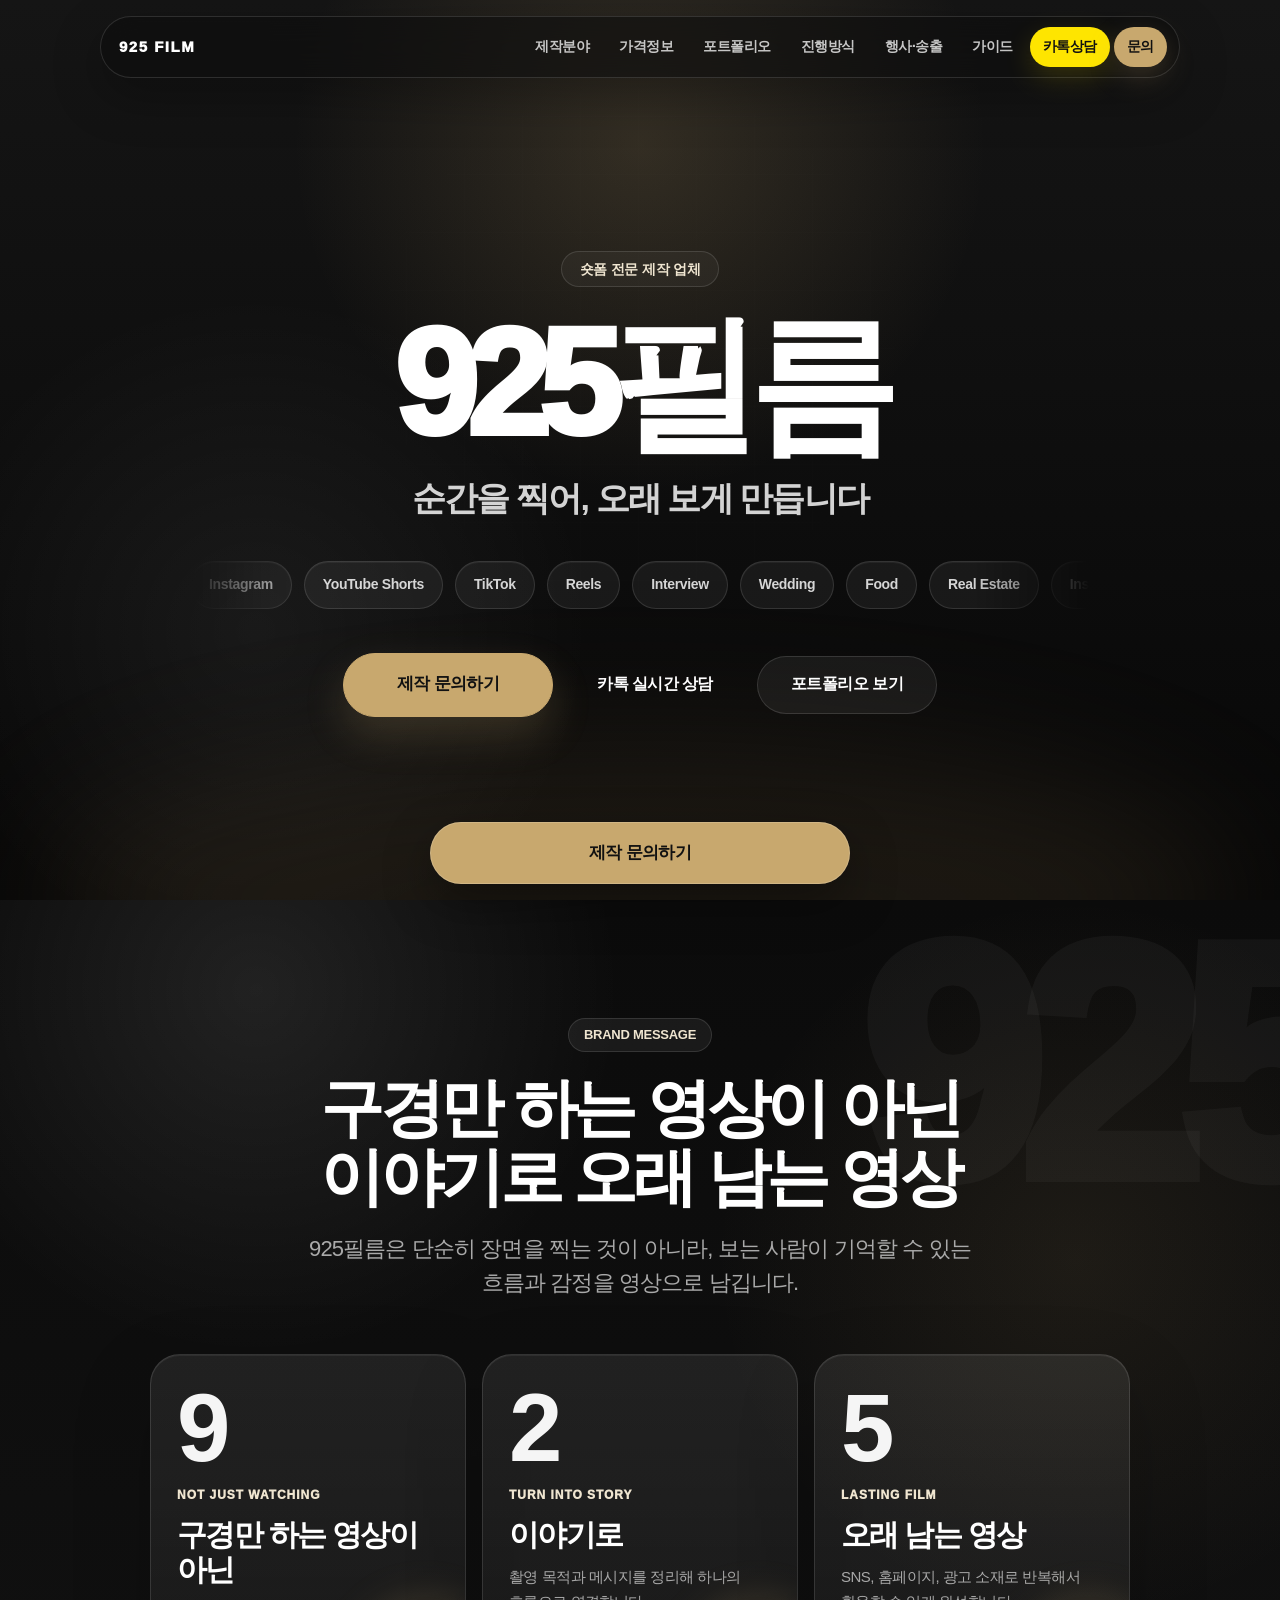
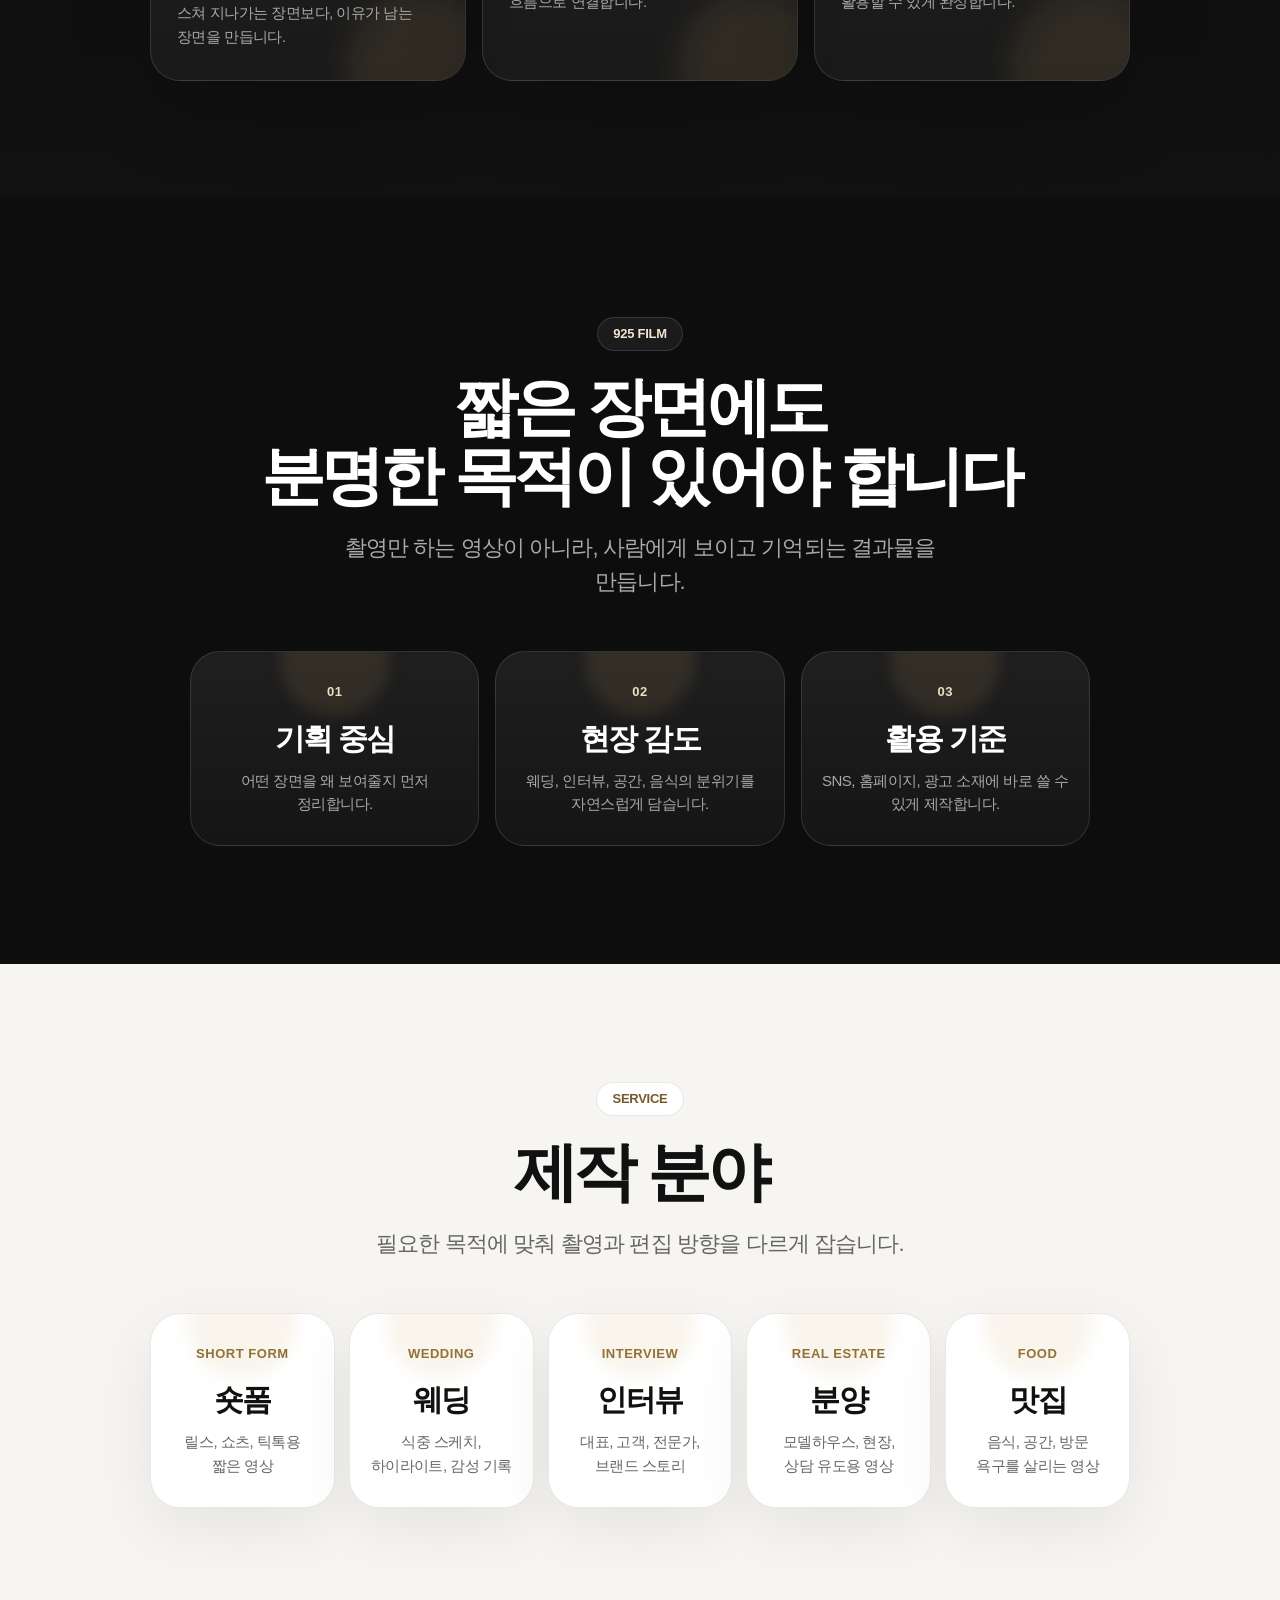
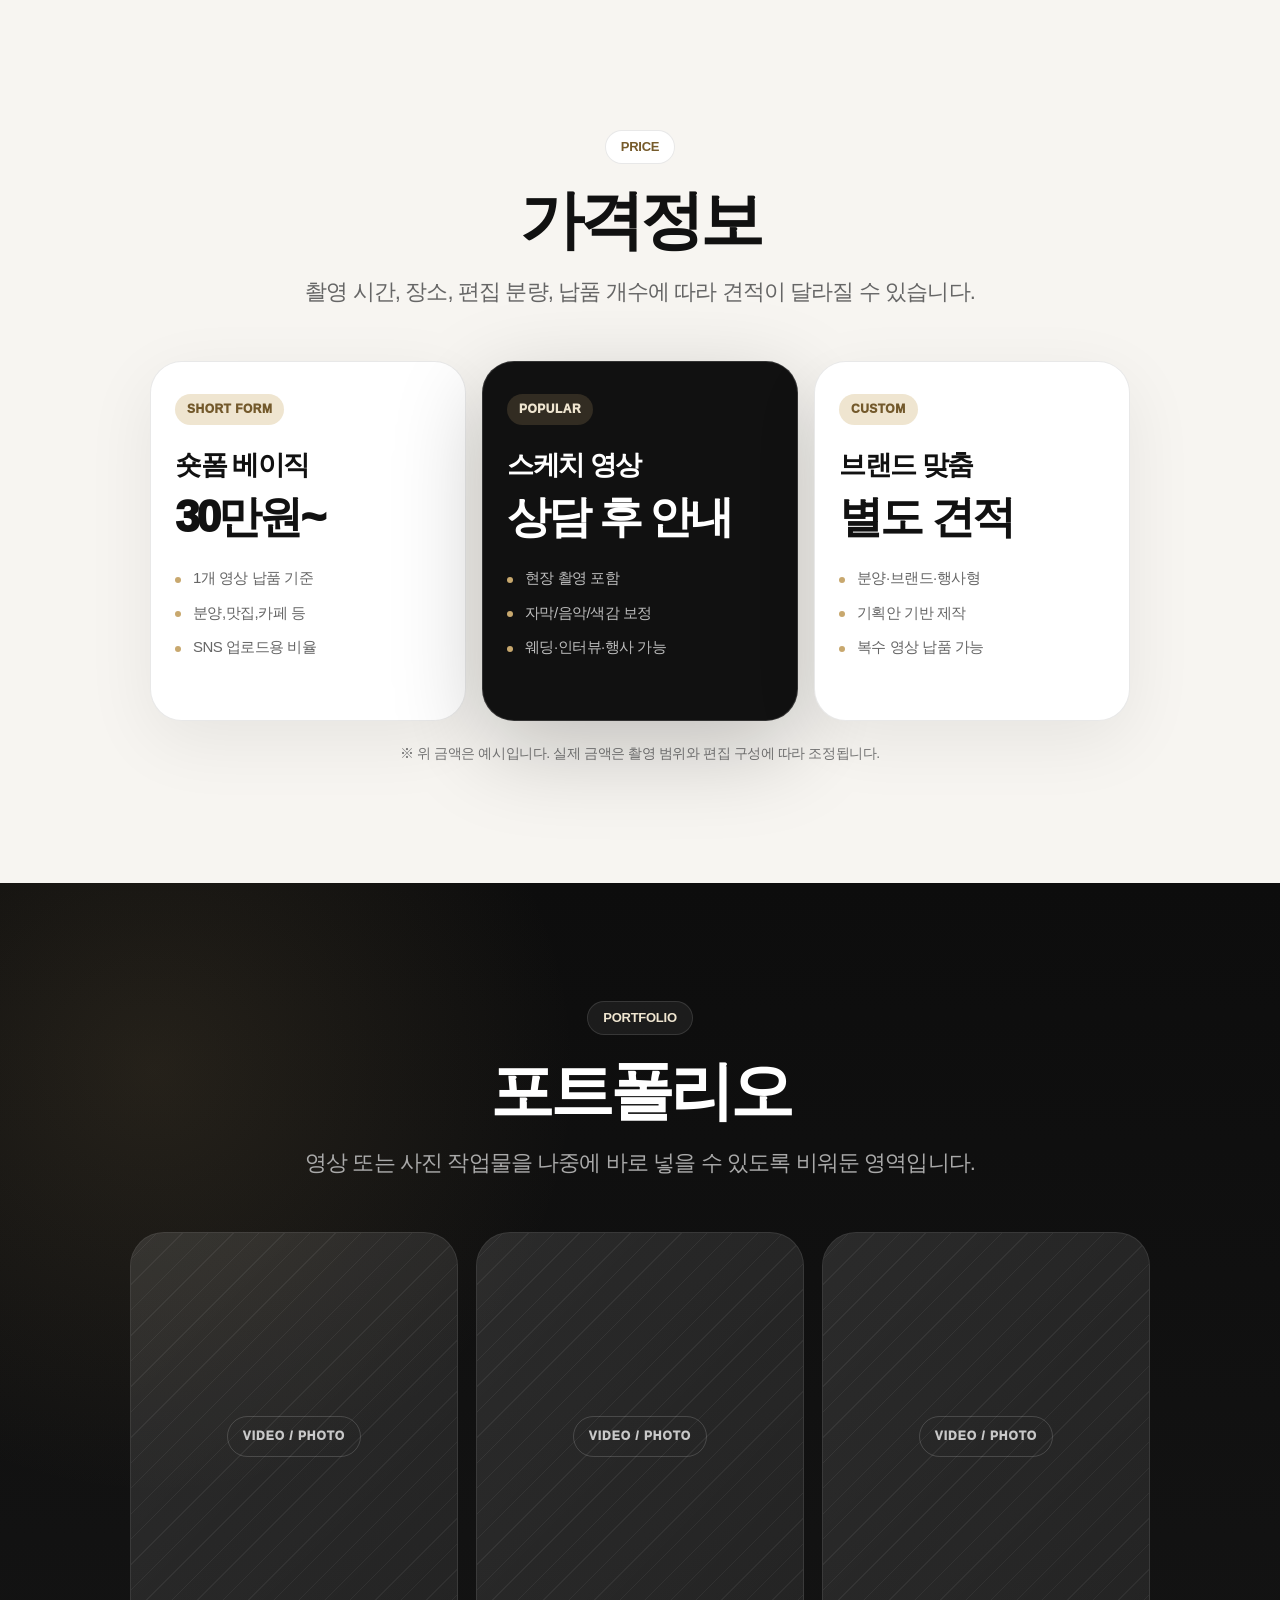
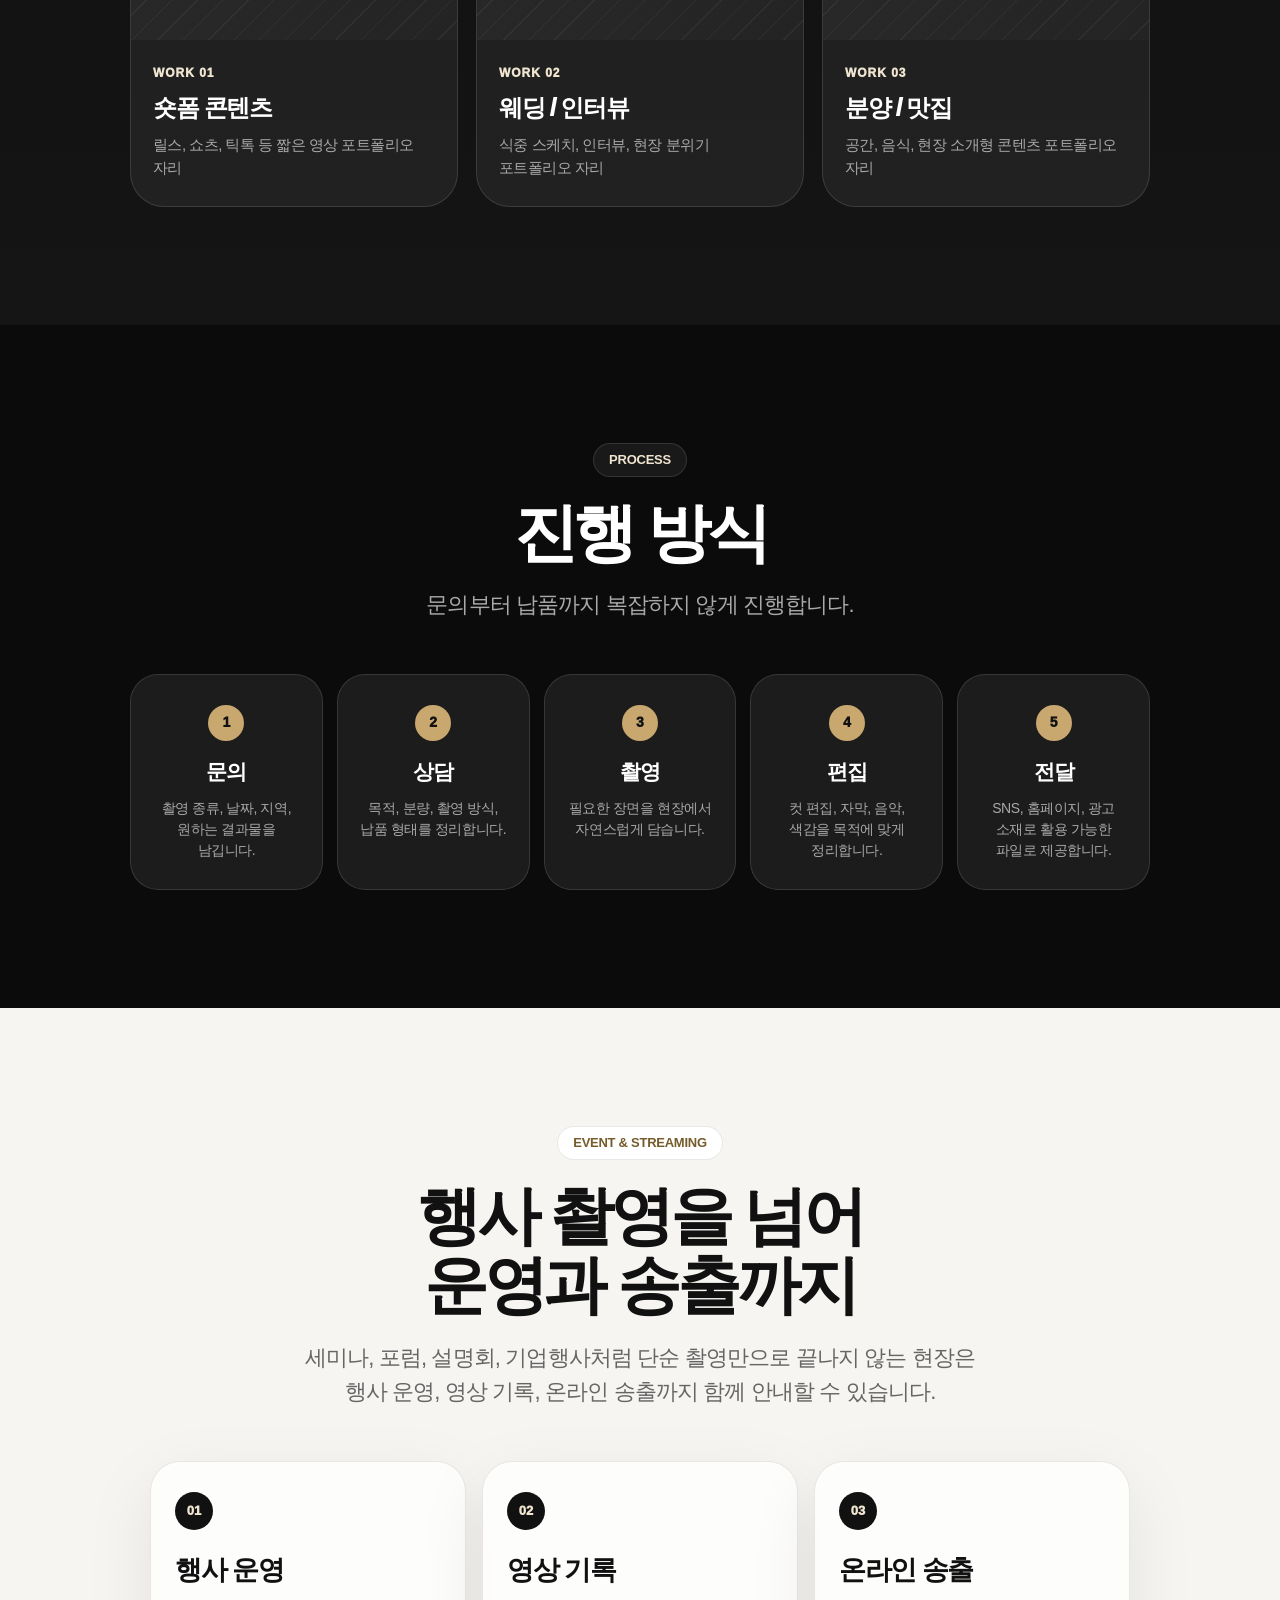
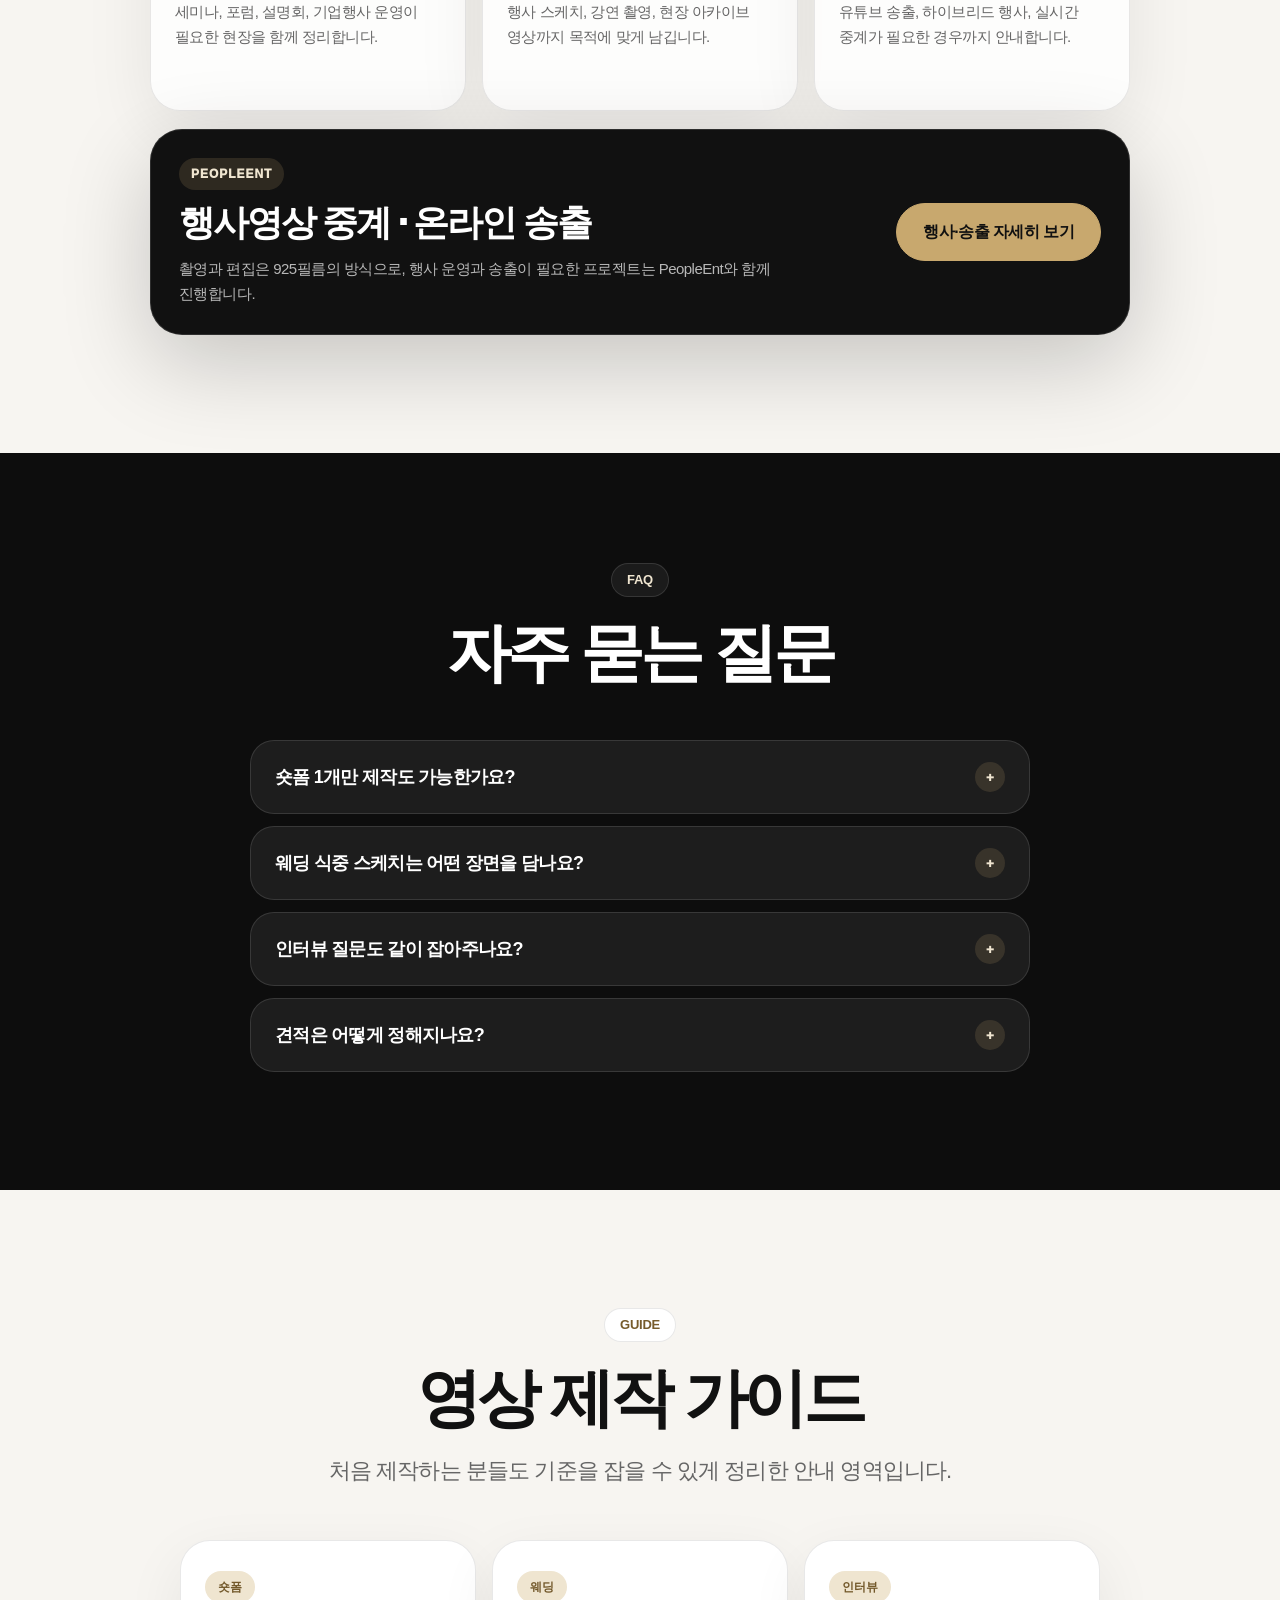
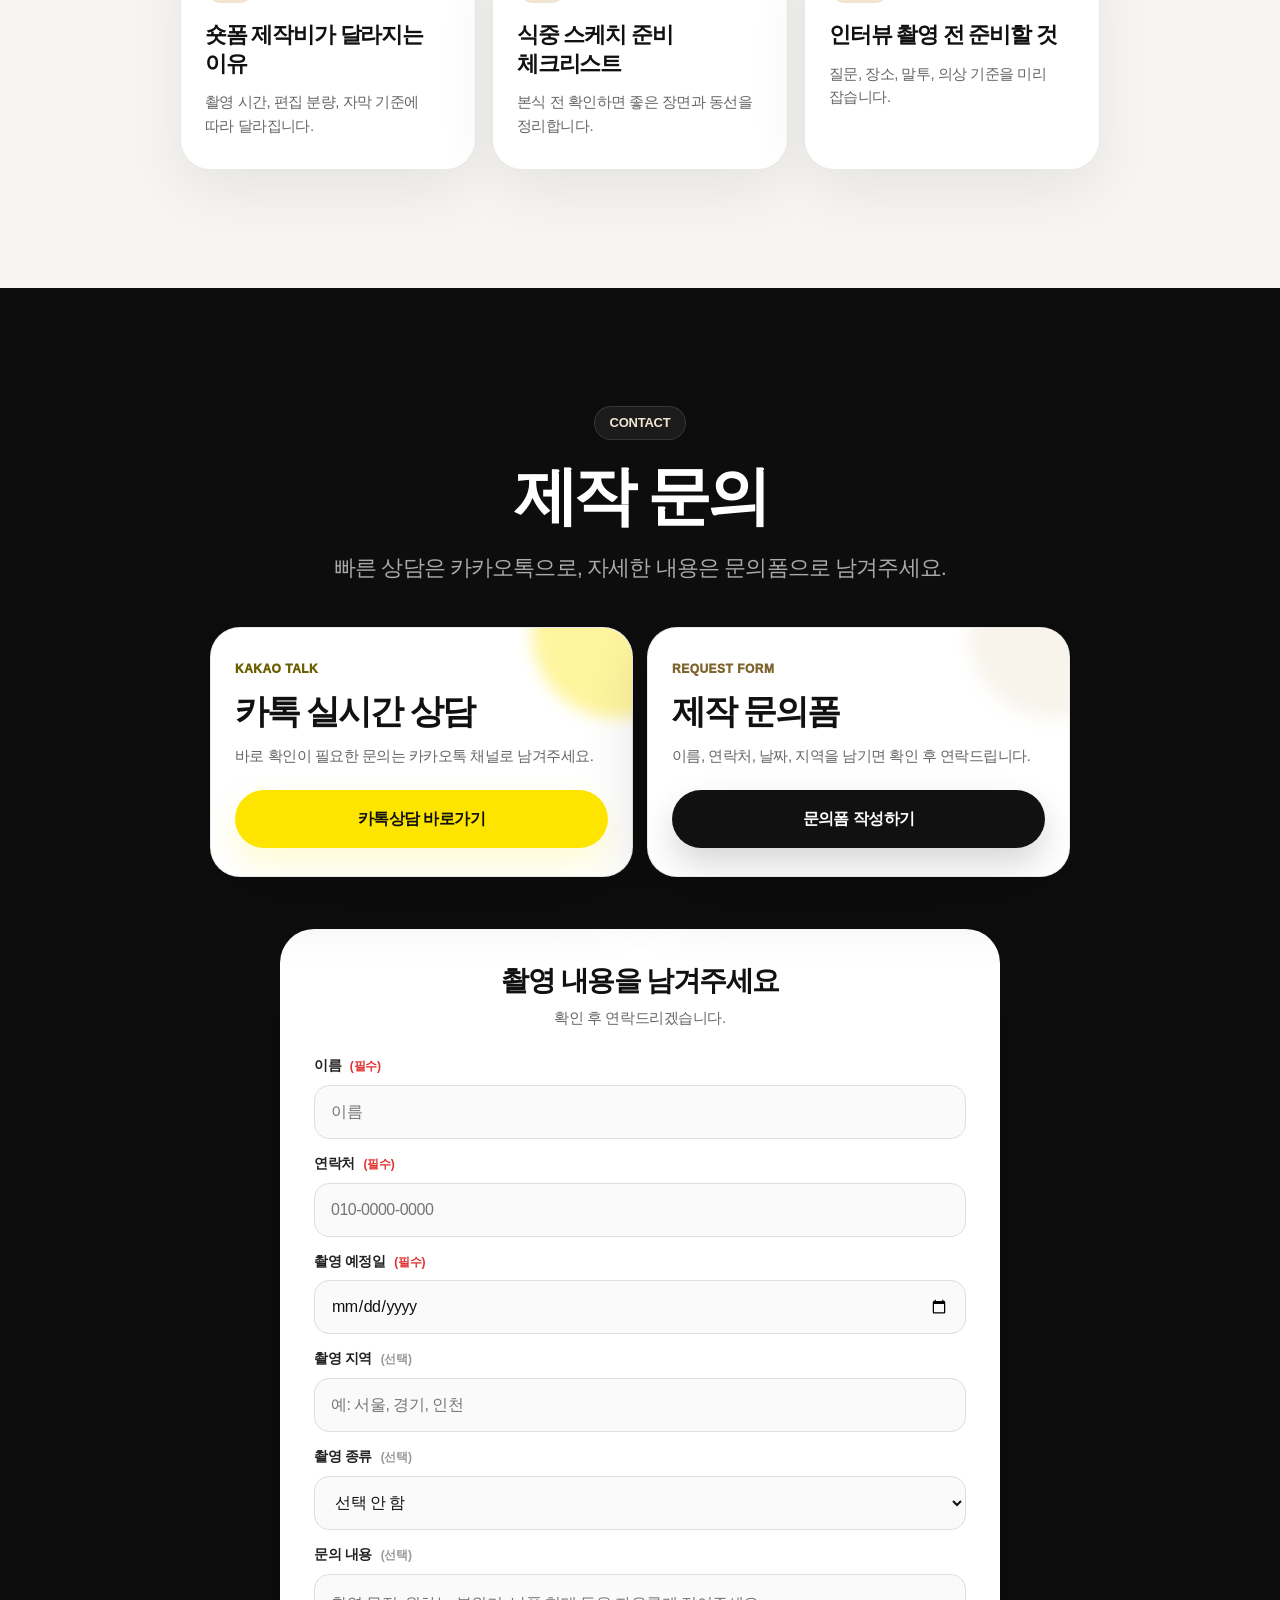
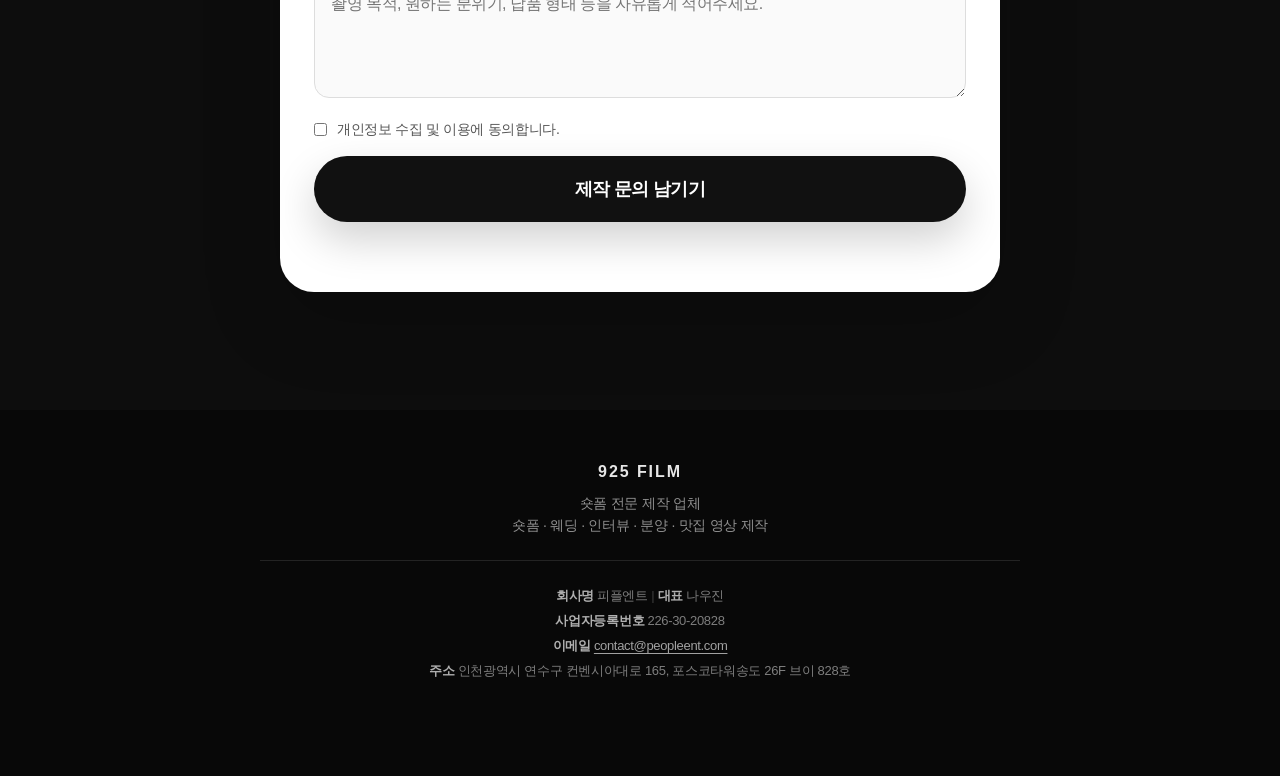
<file: index.html>
<!DOCTYPE html>
<html lang="ko">
<head>

  <meta charset="UTF-8" />
  <meta name="viewport" content="width=device-width, initial-scale=1.0" />

  <title>925필름 | 숏폼 전문 제작 업체</title>
  <meta name="description" content="925필름은 숏폼 영상, 웨딩 스케치, 인터뷰, 분양, 맛집 콘텐츠를 제작하는 영상 제작 브랜드입니다." />
  <meta name="keywords" content="925필름, 숏폼 제작, 영상 제작, 웨딩 스케치, 인터뷰 영상, 분양 영상, 맛집 영상, 릴스 제작, 쇼츠 제작, 행사영상촬영, 온라인송출, 행사운영" />
  <meta name="robots" content="index, follow" />

  <!-- =========================================================
    파비콘 / 카카오톡·SNS 미리보기 이미지
    - 현재 GitHub 업로드 기준:
      /favicon.ico
      /favicon.png
      /apple-touch-icon.png
      /images/og-image.png
      /images/thumbnail-925film.png
    - 파일 위치를 바꾸면 아래 href/content 경로도 같이 바꿔야 합니다.
  ========================================================== -->
  <link rel="icon" href="/favicon.ico" sizes="any" />
  <link rel="icon" type="image/png" href="/favicon.png" />
  <link rel="apple-touch-icon" href="/apple-touch-icon.png" />

  <meta property="og:type" content="website" />
  <meta property="og:locale" content="ko_KR" />
  <meta property="og:url" content="https://925film.pages.dev/" />
  <meta property="og:title" content="925필름 | 숏폼 전문 제작 업체" />
  <meta property="og:description" content="숏폼 · 웨딩 · 인터뷰 · 분양 · 맛집 영상 제작" />
  <meta property="og:image" content="https://925film.pages.dev/images/og-image.png?v=20260511-09" />
  <meta property="og:image:secure_url" content="https://925film.pages.dev/images/og-image.png?v=20260511-09" />
  <meta property="og:image:type" content="image/png" />
  <meta property="og:image:width" content="1200" />
  <meta property="og:image:height" content="630" />
  <meta property="og:image:alt" content="925필름 - 구경만 하는 영상이 아닌 이야기로 오래 남는 영상" />

  <meta name="twitter:card" content="summary_large_image" />
  <meta name="twitter:title" content="925필름 | 숏폼 전문 제작 업체" />
  <meta name="twitter:description" content="숏폼 · 웨딩 · 인터뷰 · 분양 · 맛집 영상 제작" />
  <meta name="twitter:image" content="https://925film.pages.dev/images/og-image.png?v=20260511-09" />

  <link rel="stylesheet" href="./assets/css/style.css?v=20260511-10" />
</head>
<body>
  <div class="wrap">
    <!-- =========================================================
      상단 고정 메뉴
      - 메뉴명을 바꾸고 싶으면 아래 a 태그의 글자만 수정하면 됩니다.
      - href="#service" 처럼 섹션 id와 연결되어 있습니다.
    ========================================================== -->
    <header class="site-header" id="siteHeader">
      <a href="#top" class="header-logo" aria-label="925필름 홈으로 이동">925 FILM</a>
      <nav class="header-nav" aria-label="주요 메뉴">
        <!-- 모바일에서는 메뉴가 세로로 떨어지지 않고 한 줄 가로 스크롤로 움직입니다. -->
        <div class="nav-track">
          <div class="nav-group">
            <a href="#service">제작분야</a>
            <a href="#price">가격정보</a>
            <a href="#portfolio">포트폴리오</a>
            <a href="#process">진행방식</a>
            <a href="#event">행사·송출</a>
            <a href="#guide">가이드</a>
            <a href="https://pf.kakao.com/_ujLxon" target="_blank" rel="noopener" class="nav-kakao">카톡상담</a>
            <a href="#contact" class="nav-inquiry">문의</a>
          </div>
          <div class="nav-group nav-duplicate" aria-hidden="true">
            <a href="#service" tabindex="-1">제작분야</a>
            <a href="#price" tabindex="-1">가격정보</a>
            <a href="#portfolio" tabindex="-1">포트폴리오</a>
            <a href="#process" tabindex="-1">진행방식</a>
            <a href="#event" tabindex="-1">행사·송출</a>
            <a href="#guide" tabindex="-1">가이드</a>
            <a href="https://pf.kakao.com/_ujLxon" tabindex="-1" target="_blank" rel="noopener" class="nav-kakao">카톡상담</a>
            <a href="#contact" tabindex="-1" class="nav-inquiry">문의</a>
          </div>
        </div>
      </nav>
    </header>

    <section class="section full hero" id="top">
      <div class="hero-bg-noise" aria-hidden="true"></div>
      <div class="inner hero-inner reveal is-visible">
        <div class="hero-mark">숏폼 전문 제작 업체</div>
        <h1>925필름</h1>
        <p class="hero-sub">순간을 찍어,<br class="mobile-only" /> 오래 보게 만듭니다</p>

        <div class="logo-marquee" aria-label="숏폼 플랫폼">
          <div class="logo-track">
            <span>Instagram</span>
            <span>YouTube Shorts</span>
            <span>TikTok</span>
            <span>Reels</span>
            <span>Interview</span>
            <span>Wedding</span>
            <span>Food</span>
            <span>Real Estate</span>
            <span>Instagram</span>
            <span>YouTube Shorts</span>
            <span>TikTok</span>
            <span>Reels</span>
            <span>Interview</span>
            <span>Wedding</span>
            <span>Food</span>
            <span>Real Estate</span>
          </div>
        </div>

        <div class="hero-actions">
          <a href="#contact" class="btn point inquiry-cta">제작 문의하기</a>
          <a href="https://pf.kakao.com/_ujLxon" target="_blank" rel="noopener" class="btn kakao">카톡 실시간 상담</a>
          <a href="#portfolio" class="btn ghost">포트폴리오 보기</a>
        </div>
      </div>
    </section>

    <!-- =========================================================
      브랜드 메시지 섹션
      - 히어로 바로 다음에 노출되는 핵심 브랜드 문장입니다.
      - 9 / 2 / 5 숫자와 문구만 바꾸면 전체 메시지를 쉽게 수정할 수 있습니다.
    ========================================================== -->
    <section class="section brand-message-section" id="brandMessage">
      <div class="inner reveal">
        <div class="tag">BRAND MESSAGE</div>
        <h2>구경만 하는 영상이 아닌<br />이야기로 오래 남는 영상</h2>
        <p class="lead">
          925필름은 단순히 장면을 찍는 것이 아니라, 보는 사람이 기억할 수 있는 흐름과 감정을 영상으로 남깁니다.
        </p>

        <div class="brand-message-grid">
          <article class="brand-message-card reveal-up">
            <span class="brand-number">9</span>
            <div>
              <small>NOT JUST WATCHING</small>
              <strong>구경만 하는 영상이 아닌</strong>
              <p>스쳐 지나가는 장면보다, 이유가 남는 장면을 만듭니다.</p>
            </div>
          </article>

          <article class="brand-message-card reveal-up">
            <span class="brand-number">2</span>
            <div>
              <small>TURN INTO STORY</small>
              <strong>이야기로</strong>
              <p>촬영 목적과 메시지를 정리해 하나의 흐름으로 연결합니다.</p>
            </div>
          </article>

          <article class="brand-message-card reveal-up">
            <span class="brand-number">5</span>
            <div>
              <small>LASTING FILM</small>
              <strong>오래 남는 영상</strong>
              <p>SNS, 홈페이지, 광고 소재로 반복해서 활용할 수 있게 완성합니다.</p>
            </div>
          </article>
        </div>
      </div>
    </section>

    <section class="section intro-section" id="about">
      <div class="inner reveal">
        <div class="tag">925 FILM</div>
        <h2>짧은 장면에도<br />분명한 목적이 있어야 합니다</h2>
        <p class="lead">촬영만 하는 영상이 아니라, 사람에게 보이고 기억되는 결과물을 만듭니다.</p>

        <div class="feature-grid">
          <article class="card feature-card reveal-up">
            <small>01</small>
            <strong>기획 중심</strong>
            <p>어떤 장면을 왜 보여줄지 먼저 정리합니다.</p>
          </article>
          <article class="card feature-card reveal-up">
            <small>02</small>
            <strong>현장 감도</strong>
            <p>웨딩, 인터뷰, 공간, 음식의 분위기를 자연스럽게 담습니다.</p>
          </article>
          <article class="card feature-card reveal-up">
            <small>03</small>
            <strong>활용 기준</strong>
            <p>SNS, 홈페이지, 광고 소재에 바로 쓸 수 있게 제작합니다.</p>
          </article>
        </div>
      </div>
    </section>

    <section class="section light service-section" id="service">
      <div class="inner reveal">
        <div class="tag">SERVICE</div>
        <h2>제작 분야</h2>
        <p class="lead">필요한 목적에 맞춰 촬영과 편집 방향을 다르게 잡습니다.</p>

        <!-- =========================================================
          제작분야 수정 위치
          - strong: 화면에 크게 보이는 분야명
          - p: 해당 분야 설명
          - small: 영문 라벨 또는 짧은 분류명
        ========================================================== -->
        <div class="service-grid">
          <article class="card service-card reveal-up">
            <small>SHORT FORM</small>
            <strong>숏폼</strong>
            <p>릴스, 쇼츠, 틱톡용 짧은 영상</p>
          </article>
          <article class="card service-card reveal-up">
            <small>WEDDING</small>
            <strong>웨딩</strong>
            <p>식중 스케치, 하이라이트, 감성 기록</p>
          </article>
          <article class="card service-card reveal-up">
            <small>INTERVIEW</small>
            <strong>인터뷰</strong>
            <p>대표, 고객, 전문가, 브랜드 스토리</p>
          </article>
          <article class="card service-card reveal-up">
            <small>REAL ESTATE</small>
            <strong>분양</strong>
            <p>모델하우스, 현장, 상담 유도용 영상</p>
          </article>
          <article class="card service-card reveal-up">
            <small>FOOD</small>
            <strong>맛집</strong>
            <p>음식, 공간, 방문 욕구를 살리는 영상</p>
          </article>
        </div>
      </div>
    </section>

    <!-- =========================================================
      가격정보 섹션
      - 제작분야 바로 밑에 배치했습니다.
      - 금액/구성은 임시 예시입니다. 아래 주석 기준으로 텍스트만 바꾸면 됩니다.
      - 가격을 확정하지 않았으면 "상담 후 안내" 형태로 두면 안전합니다.
    ========================================================== -->
    <section class="section light price-section" id="price">
      <div class="inner reveal">
        <div class="tag">PRICE</div>
        <h2>가격정보</h2>
        <p class="lead">촬영 시간, 장소, 편집 분량, 납품 개수에 따라 견적이 달라질 수 있습니다.</p>

        <div class="price-grid">
          <article class="price-card reveal-up">
            <!-- 패키지명 수정 -->
            <span class="price-label">SHORT FORM</span>
            <strong>숏폼 베이직</strong>
            <!-- 가격 수정 -->
            <div class="price-value">30만원~</div>
            <!-- 구성 수정 -->
            <ul>
              <li>1개 영상 납품 기준</li>
              <li>분양,맛집,카페 등</li>
              <li>SNS 업로드용 비율</li>
            </ul>
          </article>

          <article class="price-card featured reveal-up">
            <span class="price-label">POPULAR</span>
            <strong>스케치 영상</strong>
            <div class="price-value">상담 후 안내</div>
            <ul>
              <li>현장 촬영 포함</li>
              <li>자막/음악/색감 보정</li>
              <li>웨딩·인터뷰·행사 가능</li>
            </ul>
          </article>

          <article class="price-card reveal-up">
            <span class="price-label">CUSTOM</span>
            <strong>브랜드 맞춤</strong>
            <div class="price-value">별도 견적</div>
            <ul>
              <li>분양·브랜드·행사형</li>
              <li>기획안 기반 제작</li>
              <li>복수 영상 납품 가능</li>
            </ul>
          </article>
        </div>

        <p class="price-note">※ 위 금액은 예시입니다. 실제 금액은 촬영 범위와 편집 구성에 따라 조정됩니다.</p>
      </div>
    </section>

    <!-- =========================================================
      포트폴리오 섹션
      - FIRST 문구 제거했습니다.
      - 아직 영상/사진이 정해지지 않았으므로 둘 다 넣을 수 있는 자리로 구성했습니다.
      - 사진을 넣을 경우: .portfolio-media 안에 img 태그를 넣으세요.
      - 영상을 넣을 경우: .portfolio-media 안에 video 태그를 넣으세요.
      예시:
        <img src="./assets/img/portfolio-01.jpg" alt="포트폴리오 설명" />
        <video src="./assets/video/portfolio-01.mp4" muted autoplay loop playsinline></video>
    ========================================================== -->
    <section class="section portfolio-section" id="portfolio">
      <div class="inner reveal">
        <div class="tag">PORTFOLIO</div>
        <h2>포트폴리오</h2>
        <p class="lead">영상 또는 사진 작업물을 나중에 바로 넣을 수 있도록 비워둔 영역입니다.</p>

        <div class="portfolio-grid">
          <article class="portfolio-card reveal-up">
            <div class="portfolio-media media-empty">
              <span>VIDEO / PHOTO</span>
            </div>
            <div class="portfolio-info">
              <small>WORK 01</small>
              <strong>숏폼 콘텐츠</strong>
              <p>릴스, 쇼츠, 틱톡 등 짧은 영상 포트폴리오 자리</p>
            </div>
          </article>

          <article class="portfolio-card reveal-up">
            <div class="portfolio-media media-empty">
              <span>VIDEO / PHOTO</span>
            </div>
            <div class="portfolio-info">
              <small>WORK 02</small>
              <strong>웨딩 / 인터뷰</strong>
              <p>식중 스케치, 인터뷰, 현장 분위기 포트폴리오 자리</p>
            </div>
          </article>

          <article class="portfolio-card reveal-up">
            <div class="portfolio-media media-empty">
              <span>VIDEO / PHOTO</span>
            </div>
            <div class="portfolio-info">
              <small>WORK 03</small>
              <strong>분양 / 맛집</strong>
              <p>공간, 음식, 현장 소개형 콘텐츠 포트폴리오 자리</p>
            </div>
          </article>
        </div>
      </div>
    </section>

    <!-- =========================================================
      진행방식 섹션
      - num: 순서 숫자
      - strong: 단계명
      - p: 단계 설명
      - 단계를 늘리고 싶으면 article.process-card 하나를 복사해서 추가하세요.
    ========================================================== -->
    <section class="section process-section" id="process">
      <div class="inner reveal">
        <div class="tag">PROCESS</div>
        <h2>진행 방식</h2>
        <p class="lead">문의부터 납품까지 복잡하지 않게 진행합니다.</p>

        <div class="process-grid">
          <article class="process-card reveal-up">
            <div class="num">1</div>
            <strong>문의</strong>
            <p>촬영 종류, 날짜, 지역, 원하는 결과물을 남깁니다.</p>
          </article>
          <article class="process-card reveal-up">
            <div class="num">2</div>
            <strong>상담</strong>
            <p>목적, 분량, 촬영 방식, 납품 형태를 정리합니다.</p>
          </article>
          <article class="process-card reveal-up">
            <div class="num">3</div>
            <strong>촬영</strong>
            <p>필요한 장면을 현장에서 자연스럽게 담습니다.</p>
          </article>
          <article class="process-card reveal-up">
            <div class="num">4</div>
            <strong>편집</strong>
            <p>컷 편집, 자막, 음악, 색감을 목적에 맞게 정리합니다.</p>
          </article>
          <article class="process-card reveal-up">
            <div class="num">5</div>
            <strong>전달</strong>
            <p>SNS, 홈페이지, 광고 소재로 활용 가능한 파일로 제공합니다.</p>
          </article>
        </div>
      </div>
    </section>

    <!-- =========================================================
      행사·송출 섹션
      - PeopleEnt 링크를 연결하는 영역입니다.
      - "협력체"라는 표현 없이, 행사 운영/영상 기록/온라인 송출까지 가능한 확장 안내로 구성했습니다.
      - 카드 문구는 아래 event-card의 strong/p 텍스트만 바꾸면 됩니다.
      - 버튼 링크는 href="https://peopleent.com" 부분을 수정하면 됩니다.
    ========================================================== -->
    <section class="section light event-section" id="event">
      <div class="inner reveal">
        <div class="tag">EVENT & STREAMING</div>
        <h2>행사 촬영을 넘어<br />운영과 송출까지</h2>
        <p class="lead">
          세미나, 포럼, 설명회, 기업행사처럼 단순 촬영만으로 끝나지 않는 현장은
          행사 운영, 영상 기록, 온라인 송출까지 함께 안내할 수 있습니다.
        </p>

        <div class="event-grid">
          <article class="event-card reveal-up">
            <small>01</small>
            <strong>행사 운영</strong>
            <p>세미나, 포럼, 설명회, 기업행사 운영이 필요한 현장을 함께 정리합니다.</p>
          </article>

          <article class="event-card reveal-up">
            <small>02</small>
            <strong>영상 기록</strong>
            <p>행사 스케치, 강연 촬영, 현장 아카이브 영상까지 목적에 맞게 남깁니다.</p>
          </article>

          <article class="event-card reveal-up">
            <small>03</small>
            <strong>온라인 송출</strong>
            <p>유튜브 송출, 하이브리드 행사, 실시간 중계가 필요한 경우까지 안내합니다.</p>
          </article>
        </div>

        <div class="event-link-card reveal-up">
          <div class="event-link-copy">
            <span>PEOPLEENT</span>
            <strong>행사영상 중계 · 온라인 송출</strong>
            <p>
              촬영과 편집은 925필름의 방식으로, 행사 운영과 송출이 필요한 프로젝트는
              PeopleEnt와 함께 진행합니다.
            </p>
          </div>

          <a href="https://peopleent.com" target="_blank" rel="noopener" class="btn dark">
            행사·송출 자세히 보기
          </a>
        </div>
      </div>
    </section>

    <section class="section faq-section" id="faq">
      <div class="inner reveal">
        <div class="tag">FAQ</div>
        <h2>자주 묻는 질문</h2>

        <div class="faq-list">
          <article class="faq-item reveal-up">
            <button type="button" class="faq-question">
              <span>숏폼 1개만 제작도 가능한가요?</span>
              <i>+</i>
            </button>
            <div class="faq-answer">가능합니다. 촬영형, 편집형 모두 상담 가능합니다.</div>
          </article>

          <article class="faq-item reveal-up">
            <button type="button" class="faq-question">
              <span>웨딩 식중 스케치는 어떤 장면을 담나요?</span>
              <i>+</i>
            </button>
            <div class="faq-answer">입장, 축가, 표정, 하객 반응, 현장 분위기를 중심으로 담습니다.</div>
          </article>

          <article class="faq-item reveal-up">
            <button type="button" class="faq-question">
              <span>인터뷰 질문도 같이 잡아주나요?</span>
              <i>+</i>
            </button>
            <div class="faq-answer">가능합니다. 영상 목적에 맞춰 질문 방향을 정리합니다.</div>
          </article>

          <article class="faq-item reveal-up">
            <button type="button" class="faq-question">
              <span>견적은 어떻게 정해지나요?</span>
              <i>+</i>
            </button>
            <div class="faq-answer">촬영 시간, 장소, 편집 분량, 자막 여부, 납품 개수에 따라 정해집니다.</div>
          </article>
        </div>
      </div>
    </section>

    <!-- =========================================================
      영상 제작 가이드 섹션
      - 블로그/콘텐츠 링크로 확장하기 좋은 자리입니다.
      - a 태그로 바꾸면 카드 클릭 시 상세 글로 이동시킬 수 있습니다.
      - 예: <a class="post-card" href="./guide/shortform-price.html">...</a>
    ========================================================== -->
    <section class="section light guide-section" id="guide">
      <div class="inner reveal">
        <div class="tag">GUIDE</div>
        <h2>영상 제작 가이드</h2>
        <p class="lead">처음 제작하는 분들도 기준을 잡을 수 있게 정리한 안내 영역입니다.</p>

        <div class="post-grid" id="postList">
          <article class="post-card reveal-up">
            <span>숏폼</span>
            <strong>숏폼 제작비가 달라지는 이유</strong>
            <p>촬영 시간, 편집 분량, 자막 기준에 따라 달라집니다.</p>
          </article>
          <article class="post-card reveal-up">
            <span>웨딩</span>
            <strong>식중 스케치 준비 체크리스트</strong>
            <p>본식 전 확인하면 좋은 장면과 동선을 정리합니다.</p>
          </article>
          <article class="post-card reveal-up">
            <span>인터뷰</span>
            <strong>인터뷰 촬영 전 준비할 것</strong>
            <p>질문, 장소, 말투, 의상 기준을 미리 잡습니다.</p>
          </article>
        </div>
      </div>
    </section>

    <section class="section contact-section" id="contact">
      <div class="inner reveal">
        <div class="tag">CONTACT</div>
        <h2>제작 문의</h2>
        <p class="lead">빠른 상담은 카카오톡으로, 자세한 내용은 문의폼으로 남겨주세요.</p>

        <!-- =========================================================
          상담 채널 영역
          - 카카오톡 채널 주소를 바꾸고 싶으면 href 값만 수정하세요.
          - PC에서는 2개 카드가 가로 배치, 모바일에서는 세로 배치됩니다.
        ========================================================== -->
        <div class="contact-channel-grid reveal-up">
          <article class="contact-channel kakao-channel">
            <div>
              <small>KAKAO TALK</small>
              <strong>카톡 실시간 상담</strong>
              <p>바로 확인이 필요한 문의는 카카오톡 채널로 남겨주세요.</p>
            </div>
            <a href="https://pf.kakao.com/_ujLxon" target="_blank" rel="noopener" class="channel-btn kakao-btn">카톡상담 바로가기</a>
          </article>

          <article class="contact-channel form-channel">
            <div>
              <small>REQUEST FORM</small>
              <strong>제작 문의폼</strong>
              <p>이름, 연락처, 날짜, 지역을 남기면 확인 후 연락드립니다.</p>
            </div>
            <a href="#inquiryForm" class="channel-btn form-btn">문의폼 작성하기</a>
          </article>
        </div>

        <form class="form-box" id="inquiryForm">
          <div class="form-head">
            <strong>촬영 내용을 남겨주세요</strong>
            <p>확인 후 연락드리겠습니다.</p>
          </div>

          <!-- =========================================================
            문의폼 입력 항목
            - 필수: 이름 / 연락처 / 촬영 예정일
            - 선택: 촬영 지역 / 촬영 종류 / 문의 내용
            - 예산 항목은 제거했습니다.
          ========================================================== -->
          <div class="field">
            <label for="name">이름 <span class="field-mark required">(필수)</span></label>
            <input id="name" name="name" type="text" placeholder="이름" required />
          </div>

          <div class="field">
            <label for="phone">연락처 <span class="field-mark required">(필수)</span></label>
            <input id="phone" name="phone" type="tel" placeholder="010-0000-0000" required />
          </div>

          <div class="field">
            <label for="shoot_date">촬영 예정일 <span class="field-mark required">(필수)</span></label>
            <input id="shoot_date" name="shoot_date" type="date" required />
          </div>

          <div class="field">
            <label for="region">촬영 지역 <span class="field-mark optional">(선택)</span></label>
            <input id="region" name="region" type="text" placeholder="예: 서울, 경기, 인천" />
          </div>

          <div class="field">
            <label for="service_type">촬영 종류 <span class="field-mark optional">(선택)</span></label>
            <select id="service_type" name="service_type">
              <option value="">선택 안 함</option>
              <option value="숏폼">숏폼</option>
              <option value="웨딩">웨딩</option>
              <option value="인터뷰">인터뷰</option>
              <option value="분양">분양</option>
              <option value="맛집">맛집</option>
              <option value="행사·송출">행사·송출</option>
              <option value="기타">기타</option>
            </select>
          </div>

          <div class="field">
            <label for="message">문의 내용 <span class="field-mark optional">(선택)</span></label>
            <textarea id="message" name="message" placeholder="촬영 목적, 원하는 분위기, 납품 형태 등을 자유롭게 적어주세요."></textarea>
          </div>

          <div class="hidden-fields">
            <input type="hidden" id="utm_source" name="utm_source" />
            <input type="hidden" id="utm_medium" name="utm_medium" />
            <input type="hidden" id="utm_campaign" name="utm_campaign" />
            <input type="hidden" id="page_url" name="page_url" />
            <input type="hidden" id="referrer" name="referrer" />
          </div>

          <label class="agree">
            <input type="checkbox" required />
            <span>개인정보 수집 및 이용에 동의합니다.</span>
          </label>

          <button type="submit" class="submit">제작 문의 남기기</button>
          <p class="form-status" id="formStatus" role="status" aria-live="polite"></p>
        </form>
      </div>
    </section>

    <footer class="footer">
      <div class="footer-inner">
        <strong>925 FILM</strong>
        <p>숏폼 전문 제작 업체</p>
        <p>숏폼 · 웨딩 · 인터뷰 · 분양 · 맛집 영상 제작</p>

        <div class="footer-business" aria-label="사업자 정보">
          <p><b>회사명</b> 피플엔트 <span>|</span> <b>대표</b> 나우진</p>
          <p><b>사업자등록번호</b> 226-30-20828</p>
          <p><b>이메일</b> <a href="mailto:contact@peopleent.com">contact@peopleent.com</a></p>
          <p><b>주소</b> 인천광역시 연수구 컨벤시아대로 165, 포스코타워송도 26F 브이 828호</p>
        </div>
      </div>
    </footer>

    <a href="#contact" class="floating inquiry-cta" aria-label="제작 문의 폼으로 이동">제작 문의하기</a>
  </div>

  <!-- =========================================================
    Google Apps Script 문의폼 연동 주소
    1) 아래 Apps Script 코드를 배포한 뒤 생성된 Web App URL을
    2) 따옴표 안에 붙여넣으면 실제 구글시트 저장 + 이메일 알림이 작동합니다.
  ========================================================== -->
  <script>
    window.NINE25_FORM_ENDPOINT = "https://script.google.com/macros/s/AKfycbyiSMWiBzRy0hEGAsv0pT-vToM-3TDTTnHRoIQYH95Wu6ozYHk8TUwcuIRTpMCBuKbC/exec";
  </script>
  <script src="./assets/js/main.js?v=20260511-10"></script>

</body>
</html>
</file>
<file: assets/css/style.css>
:root {
  --black: #0d0d0d;
  --black2: #151515;
  --black3: #202020;
  --white: #ffffff;
  --soft: #f7f5f1;
  --soft2: #ede7dc;
  --muted: #a9a9a9;
  --dark-muted: #666666;
  --line: rgba(255,255,255,.12);
  --line-dark: rgba(0,0,0,.09);
  --point: #c8a86e;
  --point-soft: #efe5d0;
  --max: 1160px;
  --header-height: 74px;
}

* { box-sizing: border-box; margin: 0; padding: 0; }
html { scroll-behavior: smooth; scroll-padding-top: calc(var(--header-height) + 18px); }
body {
  font-family: Pretendard, -apple-system, BlinkMacSystemFont, "Segoe UI", sans-serif;
  background: var(--black);
  color: var(--white);
  word-break: keep-all;
  line-height: 1.55;
}
a { color: inherit; text-decoration: none; }
input, select, textarea, button { font-family: inherit; }

.wrap { width: 100%; overflow: hidden; }
.mobile-only { display: none; }

/* =========================================================
  상단 고정 메뉴
  - 색상 변경: --point 또는 background 값을 수정
  - 모바일에서는 메뉴가 가로 스크롤됩니다.
========================================================= */
.site-header {
  position: fixed;
  top: 16px;
  left: 50%;
  transform: translateX(-50%);
  width: min(calc(100% - 32px), 1080px);
  min-height: 58px;
  padding: 10px 12px 10px 18px;
  display: flex;
  align-items: center;
  justify-content: space-between;
  gap: 18px;
  border: 1px solid rgba(255,255,255,.13);
  border-radius: 999px;
  background: rgba(13,13,13,.62);
  backdrop-filter: blur(18px);
  -webkit-backdrop-filter: blur(18px);
  box-shadow: 0 18px 50px rgba(0,0,0,.28);
  z-index: 100;
  transition: background .24s ease, border-color .24s ease, transform .24s ease;
  animation: headerDrop .55s ease both;
}
@keyframes headerDrop {
  from { opacity: 0; transform: translate(-50%, -14px); }
  to { opacity: 1; transform: translate(-50%, 0); }
}
.site-header.is-scrolled {
  background: rgba(13,13,13,.86);
  border-color: rgba(255,255,255,.18);
}
.header-logo {
  flex: 0 0 auto;
  font-size: 15px;
  font-weight: 950;
  letter-spacing: .1em;
  color: #fff;
}
.header-nav {
  display: flex;
  align-items: center;
  justify-content: flex-end;
  gap: 4px;
}
.header-nav .nav-track,
.header-nav .nav-group {
  display: flex;
  align-items: center;
  justify-content: flex-end;
  gap: 4px;
}
.header-nav .nav-duplicate { display: none; }

.header-nav a {
  min-height: 40px;
  padding: 0 13px;
  display: inline-flex;
  align-items: center;
  justify-content: center;
  border-radius: 999px;
  color: rgba(255,255,255,.76);
  font-size: 14px;
  font-weight: 750;
  letter-spacing: -.035em;
  transition: background .2s ease, color .2s ease, transform .2s ease;
}
.header-nav a:hover {
  background: rgba(255,255,255,.1);
  color: #fff;
  transform: translateY(-1px);
}
.header-nav a.nav-inquiry {
  color: #111;
  background: var(--point);
  border-color: var(--point);
  box-shadow: 0 10px 28px rgba(200,168,110,.22);
}
.header-nav a.nav-kakao {
  color: #111;
  background: #fee500;
  border-color: #fee500;
  box-shadow: 0 10px 28px rgba(254,229,0,.16);
}

.section {
  padding: 118px 22px;
  text-align: center;
  position: relative;
}
.section.full {
  min-height: 100vh;
  display: flex;
  align-items: center;
  justify-content: center;
}
.section.light {
  background: var(--soft);
  color: #111;
}
.inner {
  width: min(100%, var(--max));
  margin: 0 auto;
  position: relative;
  z-index: 2;
}

.hero {
  background:
    radial-gradient(circle at 50% 16%, rgba(200,168,110,.18), transparent 35%),
    radial-gradient(circle at 20% 70%, rgba(255,255,255,.06), transparent 28%),
    linear-gradient(180deg, #151515 0%, #070707 100%);
}
.hero::after {
  content: "";
  position: absolute;
  left: 50%;
  bottom: -160px;
  width: min(1200px, 110vw);
  height: 320px;
  transform: translateX(-50%);
  border-radius: 50%;
  background: rgba(200,168,110,.1);
  filter: blur(70px);
  pointer-events: none;
}
.hero-bg-noise {
  position: absolute;
  inset: 0;
  opacity: .34;
  background-image:
    linear-gradient(rgba(255,255,255,.025) 1px, transparent 1px),
    linear-gradient(90deg, rgba(255,255,255,.025) 1px, transparent 1px);
  background-size: 58px 58px;
  mask-image: radial-gradient(circle at 50% 38%, #000 0%, transparent 72%);
  -webkit-mask-image: radial-gradient(circle at 50% 38%, #000 0%, transparent 72%);
}
.hero-inner { padding-top: 68px; }
.hero-mark {
  display: inline-flex;
  align-items: center;
  justify-content: center;
  min-height: 36px;
  padding: 0 18px;
  margin-bottom: 28px;
  border: 1px solid rgba(255,255,255,.12);
  border-radius: 999px;
  color: var(--point-soft);
  font-size: 14px;
  font-weight: 800;
  letter-spacing: -.02em;
  background: rgba(255,255,255,.04);
}
.hero h1 {
  font-size: clamp(66px, 14vw, 150px);
  line-height: .92;
  letter-spacing: -.075em;
  font-weight: 950;
  margin-bottom: 24px;
}
.hero-sub {
  color: rgba(255,255,255,.82);
  font-size: clamp(21px, 3.2vw, 34px);
  font-weight: 850;
  line-height: 1.28;
  letter-spacing: -.055em;
}
.logo-marquee {
  width: min(100%, 900px);
  margin: 40px auto 0;
  overflow: hidden;
  mask-image: linear-gradient(90deg, transparent 0%, #000 13%, #000 87%, transparent 100%);
  -webkit-mask-image: linear-gradient(90deg, transparent 0%, #000 13%, #000 87%, transparent 100%);
}
.logo-track {
  display: flex;
  gap: 12px;
  width: max-content;
  animation: logoRoll 24s linear infinite;
}
.logo-track span {
  min-width: max-content;
  padding: 12px 18px;
  border-radius: 999px;
  border: 1px solid rgba(255,255,255,.12);
  background: rgba(255,255,255,.055);
  color: rgba(255,255,255,.82);
  font-size: 14px;
  font-weight: 850;
  letter-spacing: -.025em;
  box-shadow: inset 0 1px 0 rgba(255,255,255,.05);
}
.logo-marquee:hover .logo-track { animation-play-state: paused; }
@keyframes logoRoll {
  from { transform: translateX(0); }
  to { transform: translateX(-50%); }
}
.hero-actions {
  margin-top: 44px;
  display: flex;
  align-items: center;
  justify-content: center;
  gap: 12px;
  flex-wrap: wrap;
}
.btn {
  min-width: 180px;
  min-height: 58px;
  padding: 0 26px;
  display: inline-flex;
  align-items: center;
  justify-content: center;
  border-radius: 999px;
  border: 1px solid transparent;
  font-size: 16px;
  font-weight: 850;
  letter-spacing: -.035em;
  cursor: pointer;
  transition: transform .22s ease, background .22s ease, border-color .22s ease, box-shadow .22s ease;
}
.btn:hover { transform: translateY(-3px); }
.btn.point {
  background: var(--point);
  color: #111;
  border-color: var(--point);
  box-shadow: 0 18px 42px rgba(200,168,110,.2);
}
.btn.point.inquiry-cta {
  min-width: 210px;
  min-height: 64px;
  font-size: 17px;
  position: relative;
  overflow: visible;
  animation: ctaGlow 2.8s ease-in-out infinite;
}
.btn.point.inquiry-cta::after,
.floating.inquiry-cta::after {
  content: "";
  position: absolute;
  inset: -7px;
  border-radius: inherit;
  border: 1px solid rgba(200,168,110,.42);
  opacity: 0;
  animation: ctaRing 2.8s ease-in-out infinite;
  pointer-events: none;
}
.btn.ghost { background: rgba(255,255,255,.06); color: #fff; border-color: rgba(255,255,255,.13); }
.btn.dark { background: #111; color: #fff; border-color: #111; }

.tag {
  display: inline-flex;
  min-height: 34px;
  align-items: center;
  justify-content: center;
  padding: 0 15px;
  margin-bottom: 22px;
  border-radius: 999px;
  background: rgba(255,255,255,.06);
  border: 1px solid var(--line);
  color: var(--point-soft);
  font-size: 13px;
  font-weight: 850;
  letter-spacing: -.02em;
}
.light .tag {
  background: #fff;
  border-color: var(--line-dark);
  color: #765b2b;
}
h2 {
  font-size: clamp(34px, 5.8vw, 64px);
  line-height: 1.08;
  letter-spacing: -.065em;
  font-weight: 950;
  margin-bottom: 20px;
}
.lead {
  max-width: 680px;
  margin: 0 auto;
  color: var(--muted);
  font-size: clamp(17px, 2vw, 22px);
  letter-spacing: -.04em;
}
.light .lead { color: var(--dark-muted); }

.feature-grid,
.service-grid,
.price-grid,
.portfolio-grid,
.process-grid,
.post-grid {
  margin-left: auto;
  margin-right: auto;
}
.feature-grid {
  width: min(100%, 900px);
  margin-top: 52px;
  display: grid;
  grid-template-columns: repeat(3, 1fr);
  gap: 16px;
}
.service-grid {
  width: min(100%, 980px);
  margin-top: 52px;
  display: grid;
  grid-template-columns: repeat(5, 1fr);
  gap: 14px;
}
.card {
  position: relative;
  min-height: 188px;
  padding: 30px 20px;
  border-radius: 30px;
  background: linear-gradient(180deg, rgba(255,255,255,.075), rgba(255,255,255,.035));
  border: 1px solid var(--line);
  text-align: center;
  overflow: hidden;
  transition: transform .28s ease, border-color .28s ease, box-shadow .28s ease;
}
.card:hover {
  transform: translateY(-7px);
  border-color: rgba(200,168,110,.38);
  box-shadow: 0 26px 70px rgba(0,0,0,.2);
}
.card::before {
  content: "";
  position: absolute;
  left: 50%;
  top: -46px;
  width: 110px;
  height: 110px;
  transform: translateX(-50%);
  border-radius: 999px;
  background: rgba(200,168,110,.12);
  filter: blur(8px);
}
.light .card {
  background: #fff;
  border-color: var(--line-dark);
  box-shadow: 0 20px 60px rgba(0,0,0,.07);
}
.card small {
  display: block;
  margin-bottom: 18px;
  color: var(--point-soft);
  font-size: 13px;
  font-weight: 900;
  letter-spacing: .04em;
}
.light .card small { color: #8b6a31; }
.card strong {
  display: block;
  position: relative;
  font-size: clamp(22px, 3vw, 30px);
  line-height: 1.2;
  letter-spacing: -.055em;
  font-weight: 950;
}
.card p {
  position: relative;
  margin-top: 12px;
  color: var(--muted);
  font-size: 15px;
  line-height: 1.55;
  letter-spacing: -.035em;
}
.light .card p { color: var(--dark-muted); }

/* =========================================================
  가격 카드
  - 카드 개수를 늘리고 싶으면 HTML에서 .price-card를 복사하세요.
  - 강조 카드 변경은 featured 클래스를 원하는 카드에 옮기면 됩니다.
========================================================= */
.price-section { padding-top: 104px; }
.price-grid {
  width: min(100%, 980px);
  margin-top: 52px;
  display: grid;
  grid-template-columns: repeat(3, 1fr);
  gap: 16px;
}
.price-card {
  min-height: 360px;
  padding: 32px 24px;
  border-radius: 32px;
  background: #fff;
  border: 1px solid var(--line-dark);
  box-shadow: 0 20px 70px rgba(0,0,0,.07);
  text-align: left;
  transition: transform .28s ease, box-shadow .28s ease, border-color .28s ease;
}
.price-card:hover {
  transform: translateY(-8px);
  box-shadow: 0 32px 90px rgba(0,0,0,.12);
}
.price-card.featured {
  background: #111;
  color: #fff;
  border-color: rgba(255,255,255,.14);
  box-shadow: 0 28px 90px rgba(0,0,0,.22);
}
.price-label {
  display: inline-flex;
  min-height: 31px;
  align-items: center;
  padding: 0 12px;
  border-radius: 999px;
  background: var(--point-soft);
  color: #73592b;
  font-size: 12px;
  font-weight: 950;
  letter-spacing: .04em;
}
.price-card.featured .price-label {
  background: rgba(200,168,110,.18);
  color: var(--point-soft);
}
.price-card strong {
  display: block;
  margin-top: 24px;
  font-size: 27px;
  line-height: 1.2;
  letter-spacing: -.055em;
  font-weight: 950;
}
.price-value {
  margin-top: 14px;
  font-size: clamp(30px, 4vw, 44px);
  line-height: 1;
  letter-spacing: -.065em;
  font-weight: 950;
}
.price-card ul {
  margin-top: 28px;
  list-style: none;
  display: flex;
  flex-direction: column;
  gap: 12px;
}
.price-card li {
  position: relative;
  padding-left: 18px;
  color: #666;
  font-size: 15px;
  line-height: 1.5;
  letter-spacing: -.035em;
}
.price-card li::before {
  content: "";
  position: absolute;
  left: 0;
  top: .62em;
  width: 6px;
  height: 6px;
  border-radius: 999px;
  background: var(--point);
}
.price-card.featured li { color: rgba(255,255,255,.72); }
.price-note {
  margin-top: 22px;
  color: #777;
  font-size: 14px;
  letter-spacing: -.03em;
}

/* =========================================================
  포트폴리오 자리
  - .media-empty는 임시 빈 자리 디자인입니다.
  - 실제 이미지/영상 삽입 시 .media-empty 클래스를 지워도 됩니다.
========================================================= */
.portfolio-section {
  background:
    radial-gradient(circle at 12% 18%, rgba(200,168,110,.12), transparent 30%),
    linear-gradient(180deg, #0d0d0d 0%, #151515 100%);
}
.portfolio-grid {
  width: min(100%, 1020px);
  margin-top: 52px;
  display: grid;
  grid-template-columns: repeat(3, 1fr);
  gap: 18px;
}
.portfolio-card {
  border-radius: 34px;
  overflow: hidden;
  background: rgba(255,255,255,.06);
  border: 1px solid var(--line);
  text-align: left;
  transition: transform .28s ease, border-color .28s ease, box-shadow .28s ease;
}
.portfolio-card:hover {
  transform: translateY(-8px);
  border-color: rgba(200,168,110,.42);
  box-shadow: 0 34px 90px rgba(0,0,0,.28);
}
.portfolio-media {
  position: relative;
  aspect-ratio: 4 / 5;
  overflow: hidden;
  background: #202020;
}
.portfolio-media img,
.portfolio-media video {
  width: 100%;
  height: 100%;
  display: block;
  object-fit: cover;
}
.media-empty {
  display: flex;
  align-items: center;
  justify-content: center;
  background:
    linear-gradient(135deg, rgba(255,255,255,.06), rgba(255,255,255,.015)),
    repeating-linear-gradient(135deg, rgba(255,255,255,.055) 0 1px, transparent 1px 18px);
}
.media-empty::after {
  content: "";
  position: absolute;
  inset: 0;
  background: linear-gradient(110deg, transparent 0%, rgba(255,255,255,.12) 48%, transparent 64%);
  transform: translateX(-100%);
  animation: shimmer 3.8s ease-in-out infinite;
}
@keyframes shimmer {
  0%, 45% { transform: translateX(-100%); }
  80%, 100% { transform: translateX(100%); }
}
.media-empty span {
  position: relative;
  z-index: 2;
  padding: 10px 15px;
  border: 1px solid rgba(255,255,255,.16);
  border-radius: 999px;
  color: rgba(255,255,255,.75);
  font-size: 12px;
  font-weight: 950;
  letter-spacing: .08em;
}
.portfolio-info {
  padding: 24px 22px 26px;
}
.portfolio-info small {
  display: block;
  margin-bottom: 10px;
  color: var(--point-soft);
  font-size: 12px;
  font-weight: 950;
  letter-spacing: .08em;
}
.portfolio-info strong {
  display: block;
  font-size: 24px;
  line-height: 1.25;
  letter-spacing: -.055em;
  font-weight: 950;
}
.portfolio-info p {
  margin-top: 10px;
  color: var(--muted);
  font-size: 15px;
  line-height: 1.55;
  letter-spacing: -.035em;
}

.process-section { background: #0b0b0b; }
.process-grid {
  width: min(100%, 1020px);
  margin-top: 52px;
  display: grid;
  grid-template-columns: repeat(5, 1fr);
  gap: 14px;
}
.process-card {
  padding: 30px 18px 28px;
  border-radius: 28px;
  background: rgba(255,255,255,.07);
  border: 1px solid var(--line);
  transition: transform .28s ease, border-color .28s ease, background .28s ease;
}
.process-card:hover {
  transform: translateY(-6px);
  background: rgba(255,255,255,.095);
  border-color: rgba(200,168,110,.38);
}
.num {
  width: 36px;
  height: 36px;
  margin: 0 auto 15px;
  display: flex;
  align-items: center;
  justify-content: center;
  border-radius: 999px;
  background: var(--point);
  color: #111;
  font-weight: 950;
  font-size: 14px;
}
.process-card strong {
  display: block;
  font-size: 21px;
  letter-spacing: -.045em;
  font-weight: 950;
}
.process-card p {
  margin-top: 10px;
  color: var(--muted);
  font-size: 14px;
  line-height: 1.5;
  letter-spacing: -.03em;
}

/* =========================================================
  행사·송출 섹션
  - PeopleEnt 연결 영역입니다.
  - 카드 텍스트는 HTML에서 수정하고, 색감/간격은 아래 값만 조정하면 됩니다.
========================================================= */
.event-section {
  background:
    radial-gradient(circle at 88% 16%, rgba(200,168,110,.18), transparent 30%),
    linear-gradient(180deg, #f7f5f1 0%, #ede7dc 100%);
}
.event-grid {
  width: min(100%, 980px);
  margin: 52px auto 0;
  display: grid;
  grid-template-columns: repeat(3, 1fr);
  gap: 16px;
}
.event-card {
  min-height: 250px;
  padding: 30px 24px;
  border-radius: 30px;
  background: rgba(255,255,255,.78);
  border: 1px solid var(--line-dark);
  box-shadow: 0 22px 70px rgba(0,0,0,.08);
  text-align: left;
  transition: transform .28s ease, box-shadow .28s ease, border-color .28s ease;
}
.event-card:hover {
  transform: translateY(-8px);
  border-color: rgba(200,168,110,.5);
  box-shadow: 0 34px 90px rgba(0,0,0,.13);
}
.event-card small {
  display: inline-flex;
  width: 38px;
  height: 38px;
  align-items: center;
  justify-content: center;
  margin-bottom: 24px;
  border-radius: 999px;
  background: #111;
  color: var(--point-soft);
  font-size: 13px;
  font-weight: 950;
}
.event-card strong {
  display: block;
  font-size: 27px;
  line-height: 1.2;
  letter-spacing: -.055em;
  font-weight: 950;
  color: #111;
}
.event-card p {
  margin-top: 14px;
  color: #666;
  font-size: 15px;
  line-height: 1.65;
  letter-spacing: -.035em;
}
.event-link-card {
  width: min(100%, 980px);
  margin: 18px auto 0;
  padding: 28px;
  border-radius: 32px;
  display: flex;
  align-items: center;
  justify-content: space-between;
  gap: 24px;
  text-align: left;
  background: #111;
  color: #fff;
  border: 1px solid rgba(255,255,255,.12);
  box-shadow: 0 28px 90px rgba(0,0,0,.2);
}
.event-link-copy span {
  display: inline-flex;
  margin-bottom: 12px;
  padding: 7px 12px;
  border-radius: 999px;
  background: rgba(200,168,110,.16);
  color: var(--point-soft);
  font-size: 12px;
  font-weight: 950;
  letter-spacing: .08em;
}
.event-link-copy strong {
  display: block;
  font-size: clamp(24px, 3.2vw, 36px);
  line-height: 1.18;
  letter-spacing: -.06em;
  font-weight: 950;
}
.event-link-copy p {
  max-width: 640px;
  margin-top: 12px;
  color: rgba(255,255,255,.7);
  font-size: 15px;
  line-height: 1.65;
  letter-spacing: -.035em;
}
.event-link-card .btn.dark {
  flex: 0 0 auto;
  background: var(--point);
  border-color: var(--point);
  color: #111;
}

.faq-section { padding-top: 110px; }
.faq-list {
  width: min(100%, 780px);
  margin: 52px auto 0;
  display: flex;
  flex-direction: column;
  gap: 12px;
}
.faq-item {
  border: 1px solid var(--line);
  border-radius: 24px;
  background: rgba(255,255,255,.065);
  overflow: hidden;
}
.faq-question {
  width: 100%;
  min-height: 72px;
  padding: 0 24px;
  display: flex;
  align-items: center;
  justify-content: space-between;
  gap: 20px;
  border: 0;
  background: transparent;
  color: #fff;
  cursor: pointer;
  text-align: left;
}
.faq-question span {
  font-size: 18px;
  font-weight: 850;
  letter-spacing: -.04em;
}
.faq-question i {
  flex: 0 0 auto;
  width: 30px;
  height: 30px;
  display: flex;
  align-items: center;
  justify-content: center;
  border-radius: 999px;
  background: rgba(200,168,110,.16);
  color: var(--point-soft);
  font-style: normal;
  font-weight: 950;
}
.faq-answer {
  max-height: 0;
  overflow: hidden;
  padding: 0 24px;
  color: var(--muted);
  font-size: 15px;
  line-height: 1.6;
  letter-spacing: -.035em;
  transition: max-height .26s ease, padding .26s ease;
}
.faq-item.is-open .faq-answer {
  max-height: 120px;
  padding: 0 24px 22px;
}
.faq-item.is-open .faq-question i { background: var(--point); color: #111; }

.post-grid {
  width: min(100%, 920px);
  margin-top: 52px;
  display: grid;
  grid-template-columns: repeat(3, 1fr);
  gap: 16px;
}
.post-card {
  min-height: 230px;
  padding: 30px 24px;
  border-radius: 30px;
  background: #fff;
  color: #111;
  border: 1px solid var(--line-dark);
  box-shadow: 0 20px 60px rgba(0,0,0,.07);
  text-align: left;
  transition: transform .28s ease, box-shadow .28s ease;
}
.post-card:hover {
  transform: translateY(-7px);
  box-shadow: 0 30px 90px rgba(0,0,0,.11);
}
.post-card span {
  display: inline-flex;
  margin-bottom: 18px;
  padding: 7px 13px;
  border-radius: 999px;
  background: var(--point-soft);
  color: #73592b;
  font-size: 12px;
  font-weight: 950;
}
.post-card strong {
  display: block;
  font-size: 22px;
  line-height: 1.3;
  letter-spacing: -.055em;
  font-weight: 950;
}
.post-card p {
  margin-top: 12px;
  color: #666;
  font-size: 15px;
  letter-spacing: -.035em;
}


.contact-channel-grid {
  width: min(100%, 860px);
  margin: 42px auto 0;
  display: grid;
  grid-template-columns: repeat(2, 1fr);
  gap: 14px;
}
.contact-channel {
  min-height: 230px;
  padding: 28px 24px;
  border-radius: 30px;
  background: #fff;
  color: #111;
  text-align: left;
  border: 1px solid var(--line-dark);
  box-shadow: 0 22px 68px rgba(0,0,0,.16);
  display: flex;
  flex-direction: column;
  justify-content: space-between;
  gap: 22px;
  overflow: hidden;
  position: relative;
}
.contact-channel::before {
  content: "";
  position: absolute;
  right: -70px;
  top: -80px;
  width: 170px;
  height: 170px;
  border-radius: 999px;
  background: rgba(200,168,110,.13);
  filter: blur(8px);
}
.contact-channel.kakao-channel::before { background: rgba(254,229,0,.38); }
.contact-channel small {
  display: inline-flex;
  margin-bottom: 14px;
  color: #80642f;
  font-size: 12px;
  font-weight: 950;
  letter-spacing: .04em;
}
.contact-channel.kakao-channel small { color: #6b5f00; }
.contact-channel strong {
  display: block;
  font-size: clamp(25px, 3vw, 34px);
  line-height: 1.16;
  letter-spacing: -.06em;
  font-weight: 950;
}
.contact-channel p {
  margin-top: 12px;
  color: #666;
  font-size: 15px;
  line-height: 1.62;
  letter-spacing: -.035em;
}
.channel-btn {
  width: 100%;
  min-height: 58px;
  display: inline-flex;
  align-items: center;
  justify-content: center;
  border-radius: 999px;
  font-size: 16px;
  font-weight: 950;
  letter-spacing: -.035em;
  transition: transform .22s ease, box-shadow .22s ease, background .22s ease;
  position: relative;
  z-index: 1;
}
.channel-btn:hover { transform: translateY(-3px); }
.kakao-btn {
  background: #fee500;
  color: #111;
  box-shadow: 0 16px 34px rgba(254,229,0,.18);
}
.form-btn {
  background: #111;
  color: #fff;
  box-shadow: 0 16px 34px rgba(0,0,0,.16);
}

.form-box {
  width: min(100%, 720px);
  margin: 52px auto 0;
  padding: 34px;
  border-radius: 34px;
  background: #fff;
  color: #111;
  text-align: left;
  box-shadow: 0 26px 80px rgba(0,0,0,.18);
}
.form-head { margin-bottom: 26px; text-align: center; }
.form-head strong {
  display: block;
  font-size: 28px;
  line-height: 1.25;
  letter-spacing: -.055em;
  font-weight: 950;
}
.form-head p {
  margin-top: 8px;
  color: #666;
  font-size: 15px;
  letter-spacing: -.03em;
}
.field { margin-bottom: 14px; }
.field label {
  display: block;
  margin-bottom: 8px;
  color: #222;
  font-size: 14px;
  font-weight: 850;
  letter-spacing: -.025em;
}
.field-mark {
  margin-left: 5px;
  font-size: 12px;
  line-height: 1;
  font-style: normal;
  font-weight: 800;
  letter-spacing: -.02em;
  vertical-align: baseline;
}
.field-mark.required { color: #b54a4a; }
.field-mark.optional { color: #888; }
.field input,
.field select,
.field textarea {
  width: 100%;
  min-height: 54px;
  padding: 0 16px;
  border: 1px solid #ddd;
  border-radius: 15px;
  background: #fafafa;
  color: #111;
  font-size: 16px;
  outline: none;
  letter-spacing: -.03em;
}
.field input:focus,
.field select:focus,
.field textarea:focus {
  border-color: var(--point);
  box-shadow: 0 0 0 4px rgba(200,168,110,.13);
}
.field textarea {
  min-height: 124px;
  padding: 16px;
  resize: vertical;
  line-height: 1.6;
}
.agree {
  display: flex;
  align-items: flex-start;
  gap: 10px;
  margin: 4px 0 16px;
  color: #555;
  font-size: 14px;
  line-height: 1.5;
  letter-spacing: -.025em;
}
.agree input { margin-top: 4px; }
.submit {
  width: 100%;
  min-height: 66px;
  border: 0;
  border-radius: 999px;
  background: #111;
  color: #fff;
  font-size: 18px;
  font-weight: 950;
  letter-spacing: -.035em;
  cursor: pointer;
  box-shadow: 0 18px 42px rgba(0,0,0,.18);
  transition: transform .22s ease, background .22s ease, box-shadow .22s ease;
  animation: submitSoftPulse 3.4s ease-in-out infinite;
}
.submit:hover {
  transform: translateY(-3px);
  background: #2a2a2a;
  box-shadow: 0 24px 58px rgba(0,0,0,.24);
}
.submit:disabled { opacity: .65; cursor: not-allowed; transform: none; }
.hidden-fields { display: none; }
.form-status {
  min-height: 22px;
  margin-top: 14px;
  color: #6e5527;
  font-size: 14px;
  font-weight: 750;
  text-align: center;
  letter-spacing: -.03em;
}
.footer {
  padding: 50px 22px 92px;
  background: #080808;
  text-align: center;
  color: rgba(255,255,255,.55);
  font-size: 14px;
  letter-spacing: -.02em;
}
.footer strong {
  display: block;
  margin-bottom: 8px;
  color: rgba(255,255,255,.9);
  font-size: 16px;
  letter-spacing: .12em;
}
.floating {
  position: fixed;
  left: 50%;
  bottom: 16px;
  transform: translateX(-50%);
  width: min(calc(100% - 28px), 420px);
  min-height: 62px;
  display: flex;
  align-items: center;
  justify-content: center;
  border-radius: 999px;
  background: var(--point);
  color: #111;
  font-size: 17px;
  font-weight: 950;
  letter-spacing: -.035em;
  box-shadow: 0 18px 48px rgba(0,0,0,.36), 0 0 0 1px rgba(255,255,255,.16) inset;
  z-index: 30;
  transition: opacity .24s ease, transform .24s ease, visibility .24s ease, box-shadow .24s ease;
  animation: ctaGlow 2.8s ease-in-out infinite;
}
.floating:hover {
  transform: translateX(-50%) translateY(-4px);
  box-shadow: 0 26px 70px rgba(0,0,0,.42), 0 0 0 1px rgba(255,255,255,.2) inset;
}
.floating.is-hidden,
body.is-contact-visible .floating {
  opacity: 0;
  visibility: hidden;
  pointer-events: none;
  transform: translateX(-50%) translateY(16px) scale(.98);
}

/* =========================================================
  애니메이션
  - JS가 정상 로드되면 html에 .js-ready가 붙고 스크롤 등장 효과가 작동합니다.
  - JS가 안 붙어도 콘텐츠가 사라지지 않게 기본값은 보이도록 처리했습니다.
========================================================= */
.reveal,
.reveal-up {
  opacity: 1;
  transform: none;
}
.js-ready .reveal,
.js-ready .reveal-up {
  opacity: 0;
  transform: translateY(34px);
  transition: opacity .72s ease, transform .72s cubic-bezier(.2,.8,.2,1);
}
.js-ready .reveal-up { transition-delay: .06s; }
.js-ready .reveal.is-visible,
.js-ready .reveal-up.is-visible {
  opacity: 1;
  transform: translateY(0);
}
.hero h1 { animation: heroTitle .78s ease both .08s; }
.hero-sub { animation: heroText .78s ease both .18s; }
.hero-actions { animation: heroText .78s ease both .28s; }
@keyframes heroTitle {
  from { opacity: 0; transform: translateY(24px) scale(.98); filter: blur(8px); }
  to { opacity: 1; transform: translateY(0) scale(1); filter: blur(0); }
}
@keyframes heroText {
  from { opacity: 0; transform: translateY(18px); }
  to { opacity: 1; transform: translateY(0); }
}
@keyframes ctaGlow {
  0%, 100% { box-shadow: 0 18px 42px rgba(200,168,110,.2); }
  50% { box-shadow: 0 22px 58px rgba(200,168,110,.42); }
}
@keyframes ctaRing {
  0% { opacity: 0; transform: scale(.96); }
  40% { opacity: .72; transform: scale(1.03); }
  100% { opacity: 0; transform: scale(1.12); }
}
@keyframes submitSoftPulse {
  0%, 100% { box-shadow: 0 18px 42px rgba(0,0,0,.18); }
  50% { box-shadow: 0 22px 58px rgba(0,0,0,.26); }
}

@media (max-width: 1080px) {
  .service-grid,
  .process-grid {
    grid-template-columns: repeat(2, 1fr);
    width: min(100%, 720px);
  }
  .service-card:last-child,
  .process-card:last-child {
    grid-column: 1 / -1;
  }
}

@media (max-width: 900px) {
  .site-header {
    top: 10px;
    width: min(calc(100% - 20px), 720px);
    border-radius: 24px;
    align-items: flex-start;
    flex-direction: column;
    gap: 8px;
    padding: 12px;
  }
  .header-logo { padding-left: 6px; }
  .header-nav {
    width: 100%;
    justify-content: flex-start;
    overflow-x: auto;
    padding-bottom: 2px;
    scrollbar-width: none;
  }
  .header-nav::-webkit-scrollbar { display: none; }
  .header-nav a { flex: 0 0 auto; }

  .feature-grid,
  .price-grid,
  .portfolio-grid,
  .event-grid,
  .post-grid,
  .contact-channel-grid {
    grid-template-columns: 1fr;
    width: min(100%, 560px);
  }
  .card,
  .post-card,
  .process-card,
  .event-card,
  .price-card {
    min-height: auto;
  }
}

@media (max-width: 640px) {
  :root { --header-height: 104px; }
  .mobile-only { display: block; }
  .section { padding: 92px 18px; }
  .section.full { min-height: 96vh; }
  .hero-inner { padding-top: 96px; }
  .hero h1 { font-size: clamp(58px, 19vw, 92px); }
  .hero-sub { font-size: clamp(23px, 7vw, 34px); }
  .hero-actions { flex-direction: column; }
  .btn { width: min(100%, 320px); }
  .logo-marquee { margin-top: 30px; }
  .logo-track { animation-duration: 18s; }
  .logo-track span { padding: 10px 15px; font-size: 13px; }
  .service-grid,
  .process-grid {
    grid-template-columns: 1fr;
    width: min(100%, 560px);
  }
  .service-card:last-child,
  .process-card:last-child { grid-column: auto; }
  
.form-box { padding: 28px 20px; border-radius: 26px; }
  .wide-card, .card, .post-card, .process-card, .faq-item, .price-card, .portfolio-card, .event-card, .event-link-card { border-radius: 24px; }
  .event-link-card { flex-direction: column; align-items: stretch; padding: 24px 20px; }
  .event-link-card .btn { width: 100%; }
  .contact-channel-grid { margin-top: 32px; gap: 12px; }
  .contact-channel { min-height: auto; padding: 24px 20px; border-radius: 24px; }
  .channel-btn { min-height: 54px; border-radius: 16px; }
  .faq-question { padding: 0 18px; }
  .faq-answer { padding-left: 18px; padding-right: 18px; }
  .faq-item.is-open .faq-answer { padding-left: 18px; padding-right: 18px; }
  .floating { bottom: 12px; }
}

@media (prefers-reduced-motion: reduce) {
  html { scroll-behavior: auto; }
  .logo-track, .media-empty::after, .hero .reveal.is-visible, .hero-inner.is-visible, .btn.point.inquiry-cta, .floating, .floating.inquiry-cta::after, .btn.point.inquiry-cta::after, .submit { animation: none; }
  .btn, .submit, .floating, .card, .process-card, .post-card, .price-card, .portfolio-card, .event-card, .event-link-card, .contact-channel, .channel-btn, .reveal, .reveal-up { transition: none; }
  .reveal, .reveal-up { opacity: 1; transform: none; }
}

/* =========================================================
  v20260511-06 모바일 상단 메뉴 / 히어로 버튼 패치
  - 모바일에서는 상단 메뉴를 한 줄 가로 스크롤형으로 유지합니다.
  - 터치로 좌우 이동이 자연스럽게 되도록 momentum scroll을 적용했습니다.
  - 모바일에서만 히어로 버튼 묶음을 숨깁니다.
========================================================= */
@media (max-width: 900px) {
  :root { --header-height: 72px; }

  .site-header {
    top: 10px;
    width: min(calc(100% - 18px), 720px);
    min-height: 58px;
    padding: 8px 9px 8px 12px;
    flex-direction: row;
    align-items: center;
    justify-content: flex-start;
    gap: 10px;
    border-radius: 999px;
    overflow: hidden;
  }

  .header-logo {
    flex: 0 0 auto;
    min-width: max-content;
    padding-left: 2px;
    font-size: 12px;
    letter-spacing: .08em;
  }

  .header-nav {
    flex: 1 1 auto;
    min-width: 0;
    width: auto;
    display: flex;
    align-items: center;
    justify-content: flex-start;
    gap: 6px;
    overflow-x: auto;
    overflow-y: hidden;
    white-space: nowrap;
    padding: 0 18px 0 0;
    scrollbar-width: none;
    -webkit-overflow-scrolling: touch;
    scroll-snap-type: x proximity;
    mask-image: linear-gradient(90deg, #000 0%, #000 calc(100% - 28px), transparent 100%);
    -webkit-mask-image: linear-gradient(90deg, #000 0%, #000 calc(100% - 28px), transparent 100%);
  }

  .header-nav::-webkit-scrollbar { display: none; }

  .header-nav a {
    flex: 0 0 auto;
    min-height: 38px;
    padding: 0 12px;
    font-size: 13px;
    scroll-snap-align: start;
  }
}

@media (max-width: 640px) {
  :root { --header-height: 72px; }
  .hero-inner { padding-top: 82px; }

  /* 모바일 히어로 상단 버튼 전체 제거 */
  .hero .hero-actions {
    display: none !important;
  }
}

@media (max-width: 420px) {
  .site-header {
    width: calc(100% - 14px);
    padding-left: 10px;
    padding-right: 8px;
  }

  .header-logo {
    font-size: 11px;
  }

  .header-nav a {
    min-height: 36px;
    padding: 0 10px;
    font-size: 12.5px;
  }
}


/* =========================================================
  v20260511-08 모바일 전용 안정화 패치
  - PC 스타일은 건드리지 않습니다.
  - 자동 슬라이드/자동 이동을 제거했습니다. 마지막 카드에서 튕기거나 버벅이지 않습니다.
  - 모바일 상단 메뉴는 한 줄 네이티브 가로 스크롤입니다.
  - 포트폴리오는 수동 가로 스냅 스크롤만 적용합니다.
========================================================= */
@media (max-width: 900px) {
  :root { --header-height: 64px; }

  .site-header {
    top: 8px;
    width: min(calc(100% - 14px), 720px);
    min-height: 52px;
    padding: 7px 8px 7px 10px;
    display: flex;
    flex-direction: row !important;
    align-items: center !important;
    justify-content: flex-start;
    gap: 8px;
    border-radius: 999px;
    overflow: hidden;
  }

  .header-logo {
    flex: 0 0 auto;
    padding: 0 2px 0 0;
    font-size: 11px;
    letter-spacing: .08em;
    white-space: nowrap;
    z-index: 2;
  }

  .header-nav {
    position: relative;
    flex: 1 1 auto;
    min-width: 0;
    width: auto;
    overflow-x: auto !important;
    overflow-y: hidden !important;
    padding: 0 12px 0 0;
    scrollbar-width: none;
    -webkit-overflow-scrolling: touch;
    scroll-snap-type: x proximity;
    mask-image: linear-gradient(90deg, #000 0, #000 calc(100% - 26px), transparent 100%);
    -webkit-mask-image: linear-gradient(90deg, #000 0, #000 calc(100% - 26px), transparent 100%);
  }

  .header-nav::-webkit-scrollbar { display: none; }

  .header-nav .nav-track {
    width: max-content;
    display: flex;
    align-items: center;
    gap: 6px;
    animation: none !important;
    transform: none !important;
    will-change: auto;
  }

  .header-nav .nav-group {
    display: flex;
    align-items: center;
    gap: 6px;
    padding-right: 14px;
  }

  .header-nav .nav-duplicate { display: none !important; }

  .header-nav a {
    flex: 0 0 auto;
    min-height: 36px;
    padding: 0 10px;
    font-size: 12.5px;
    white-space: nowrap;
    scroll-snap-align: start;
  }
}

@media (max-width: 640px) {
  :root { --header-height: 64px; }

  html { scroll-padding-top: 82px; }

  .section {
    padding: 68px 16px;
  }

  .section.full {
    min-height: 78vh;
  }

  .hero-inner {
    padding-top: 64px;
  }

  .hero-mark {
    min-height: 31px;
    padding: 0 13px;
    margin-bottom: 18px;
    font-size: 12px;
  }

  .hero h1 {
    font-size: clamp(52px, 18vw, 82px);
    margin-bottom: 16px;
  }

  .hero-sub {
    font-size: clamp(21px, 6.4vw, 30px);
    line-height: 1.18;
  }

  .hero .hero-actions {
    display: none !important;
  }

  .logo-marquee {
    margin-top: 24px;
  }

  h2 {
    font-size: clamp(30px, 9vw, 44px);
    line-height: 1.12;
    margin-bottom: 14px;
  }

  .lead {
    max-width: 92%;
    font-size: 15.5px;
    line-height: 1.65;
  }

  .tag {
    min-height: 30px;
    padding: 0 12px;
    margin-bottom: 16px;
    font-size: 11.5px;
  }

  /* 카드 공통 압축 */
  .feature-grid,
  .service-grid,
  .price-grid,
  .process-grid,
  .event-grid,
  .post-grid,
  .contact-channel-grid {
    margin-top: 30px;
    width: 100%;
    gap: 10px;
  }

  .card,
  .price-card,
  .process-card,
  .event-card,
  .post-card,
  .contact-channel {
    padding: 22px 16px;
    border-radius: 20px;
  }

  .card strong,
  .price-card strong,
  .event-card strong,
  .post-card strong {
    font-size: 21px;
  }

  .card p,
  .price-card li,
  .process-card p,
  .event-card p,
  .post-card p,
  .contact-channel p {
    font-size: 13.5px;
    line-height: 1.55;
  }

  /* 제작분야/진행방식은 2열로 줄여 세로 길이를 줄입니다. */
  .service-grid,
  .process-grid {
    display: grid;
    grid-template-columns: repeat(2, minmax(0, 1fr));
  }

  .service-card:last-child,
  .process-card:last-child {
    grid-column: 1 / -1;
  }

  .service-card,
  .process-card {
    min-height: 132px;
  }

  .service-card small,
  .card small {
    margin-bottom: 10px;
    font-size: 10.5px;
  }

  .process-card {
    padding: 20px 13px 18px;
  }

  .num {
    width: 28px;
    height: 28px;
    margin-bottom: 10px;
    font-size: 12px;
  }

  .process-card strong {
    font-size: 18px;
  }

  /* 가격은 내용만 압축하고 세로형 유지 */
  .price-section { padding-top: 64px; }
  .price-card {
    text-align: left;
  }

  .price-value {
    margin-top: 8px;
    font-size: 28px;
  }

  .price-card ul {
    margin-top: 16px;
    gap: 8px;
  }

  .price-note {
    margin-top: 18px;
    font-size: 12.5px;
  }

  /* 포트폴리오는 자동이동 없이 수동 가로 스냅만 적용 */
  .portfolio-grid {
    display: flex;
    width: 100%;
    overflow-x: auto;
    overflow-y: hidden;
    gap: 12px;
    padding: 0 14px 8px 2px;
    scroll-snap-type: x proximity;
    -webkit-overflow-scrolling: touch;
    scrollbar-width: none;
    scroll-behavior: smooth;
  }

  .portfolio-grid::-webkit-scrollbar { display: none; }

  .portfolio-card {
    flex: 0 0 82%;
    scroll-snap-align: start;
    border-radius: 22px;
  }

  .portfolio-media {
    aspect-ratio: 16 / 10;
  }

  .portfolio-info {
    padding: 20px 18px 22px;
  }

  .portfolio-info strong {
    font-size: 22px;
  }

  .portfolio-info p {
    font-size: 13.5px;
  }

  /* 행사·송출은 카드 3개를 짧은 정보 블록으로 */
  .event-grid {
    grid-template-columns: 1fr;
  }

  .event-card {
    min-height: auto;
    text-align: left;
  }

  .event-card small {
    margin-bottom: 8px;
    font-size: 11px;
  }

  .event-link-card {
    margin-top: 16px;
    padding: 22px 18px;
    border-radius: 22px;
  }

  .event-link-copy strong {
    font-size: 22px;
  }

  .event-link-copy p {
    font-size: 13.5px;
  }

  /* FAQ/가이드는 짧고 읽기 쉽게 */
  .faq-list {
    margin-top: 30px;
    gap: 10px;
  }

  .faq-question {
    min-height: 62px;
    padding: 0 16px;
  }

  .faq-question span {
    font-size: 15.5px;
  }

  .faq-answer {
    font-size: 13.5px;
  }

  .post-card {
    min-height: auto;
    text-align: left;
  }

  .post-card span {
    margin-bottom: 10px;
  }

  .post-card p {
    margin-top: 8px;
  }

  /* 문의 영역 */
  .contact-channel-grid {
    grid-template-columns: 1fr;
  }

  .contact-channel {
    min-height: auto;
  }

  .contact-channel strong {
    font-size: 22px;
  }

  .form-box {
    margin-top: 30px;
    padding: 24px 18px;
    border-radius: 24px;
  }

  .form-head strong {
    font-size: 23px;
  }

  .field label {
    font-size: 13.5px;
  }

  .field input,
  .field select,
  .field textarea {
    min-height: 50px;
    border-radius: 13px;
    font-size: 15px;
  }

  .field textarea {
    min-height: 104px;
  }

  .floating {
    min-height: 52px;
    bottom: 10px;
  }
}

@media (max-width: 420px) {
  .section { padding-left: 14px; padding-right: 14px; }
  .header-logo { font-size: 10.5px; }
  .header-nav a { min-height: 34px; padding: 0 9px; font-size: 12px; }
  .service-grid,
  .process-grid { gap: 8px; }
  .service-card,
  .process-card { min-height: 126px; }
  .portfolio-card { flex-basis: 86%; }
}


/* =========================================================
  v20260511-10 브랜드 메시지 / 사업자정보 / 폼 연동 보강
========================================================= */
.brand-message-section {
  background:
    radial-gradient(circle at 20% 10%, rgba(255,255,255,.09), transparent 28%),
    radial-gradient(circle at 84% 40%, rgba(200,168,110,.09), transparent 30%),
    linear-gradient(180deg, #0b0b0b 0%, #111 100%);
  overflow: hidden;
}

.brand-message-section::before {
  content: "925";
  position: absolute;
  right: -4vw;
  top: 34px;
  color: rgba(255,255,255,.035);
  font-size: clamp(120px, 26vw, 360px);
  line-height: .8;
  font-weight: 950;
  letter-spacing: -.08em;
  pointer-events: none;
}

.brand-message-section h2 {
  max-width: 920px;
  margin-left: auto;
  margin-right: auto;
}

.brand-message-grid {
  width: min(100%, 980px);
  margin: 54px auto 0;
  display: grid;
  grid-template-columns: repeat(3, 1fr);
  gap: 16px;
}

.brand-message-card {
  position: relative;
  min-height: 260px;
  padding: 34px 26px 30px;
  border-radius: 30px;
  text-align: left;
  background: linear-gradient(180deg, rgba(255,255,255,.082), rgba(255,255,255,.038));
  border: 1px solid rgba(255,255,255,.12);
  box-shadow: inset 0 1px 0 rgba(255,255,255,.06), 0 28px 80px rgba(0,0,0,.18);
  overflow: hidden;
  transition: transform .24s ease, border-color .24s ease, background .24s ease;
}

.brand-message-card:hover {
  transform: translateY(-6px);
  border-color: rgba(200,168,110,.42);
  background: linear-gradient(180deg, rgba(255,255,255,.11), rgba(255,255,255,.05));
}

.brand-message-card::after {
  content: "";
  position: absolute;
  inset: auto -40px -70px auto;
  width: 160px;
  height: 160px;
  border-radius: 999px;
  background: rgba(200,168,110,.12);
  filter: blur(16px);
}

.brand-number {
  display: block;
  margin-bottom: 18px;
  color: rgba(255,255,255,.96);
  font-size: clamp(60px, 8vw, 96px);
  line-height: .82;
  font-weight: 900;
  letter-spacing: -.08em;
}

.brand-message-card small {
  display: block;
  margin-bottom: 12px;
  color: var(--point-soft);
  font-size: 12px;
  font-weight: 950;
  letter-spacing: .08em;
}

.brand-message-card strong {
  display: block;
  color: #fff;
  font-size: clamp(22px, 2.7vw, 30px);
  line-height: 1.18;
  letter-spacing: -.055em;
  font-weight: 950;
}

.brand-message-card p {
  margin-top: 13px;
  color: rgba(255,255,255,.62);
  font-size: 15px;
  line-height: 1.65;
  letter-spacing: -.035em;
}

.field-mark.required {
  color: #e03131;
  font-size: 12px;
  font-weight: 850;
}

.field-mark.optional {
  color: #999;
  font-size: 12px;
  font-weight: 650;
}

.submit.is-loading {
  opacity: .72;
  cursor: wait;
  transform: none !important;
}

.form-status.is-error { color: #d33; }
.form-status.is-success { color: #6e5527; }

.footer-inner {
  width: min(100%, var(--max));
  margin: 0 auto;
}

.footer-business {
  width: min(100%, 760px);
  margin: 24px auto 0;
  padding-top: 22px;
  border-top: 1px solid rgba(255,255,255,.11);
  color: rgba(255,255,255,.48);
  font-size: 13px;
  line-height: 1.75;
  letter-spacing: -.025em;
}

.footer-business p { margin: 2px 0; }
.footer-business b {
  color: rgba(255,255,255,.68);
  font-weight: 800;
}
.footer-business span { color: rgba(255,255,255,.22); }
.footer-business a {
  color: rgba(255,255,255,.62);
  text-decoration: underline;
  text-underline-offset: 3px;
}

@media (max-width: 900px) {
  .brand-message-grid {
    grid-template-columns: 1fr;
    width: min(100%, 560px);
  }
  .brand-message-card { min-height: auto; }
}

@media (max-width: 640px) {
  .brand-message-section { padding-top: 76px; padding-bottom: 72px; }
  .brand-message-section::before {
    right: -18vw;
    top: 52px;
    font-size: 190px;
  }
  .brand-message-grid {
    margin-top: 30px;
    gap: 10px;
  }
  .brand-message-card {
    padding: 24px 18px 22px;
    border-radius: 22px;
  }
  .brand-number {
    margin-bottom: 12px;
    font-size: 58px;
  }
  .brand-message-card small {
    margin-bottom: 8px;
    font-size: 10.5px;
  }
  .brand-message-card strong {
    font-size: 22px;
  }
  .brand-message-card p {
    font-size: 13.5px;
    line-height: 1.55;
  }
  .footer {
    padding-bottom: 86px;
  }
  .footer-business {
    margin-top: 20px;
    padding-top: 18px;
    font-size: 12px;
    line-height: 1.65;
  }
}
</file>
